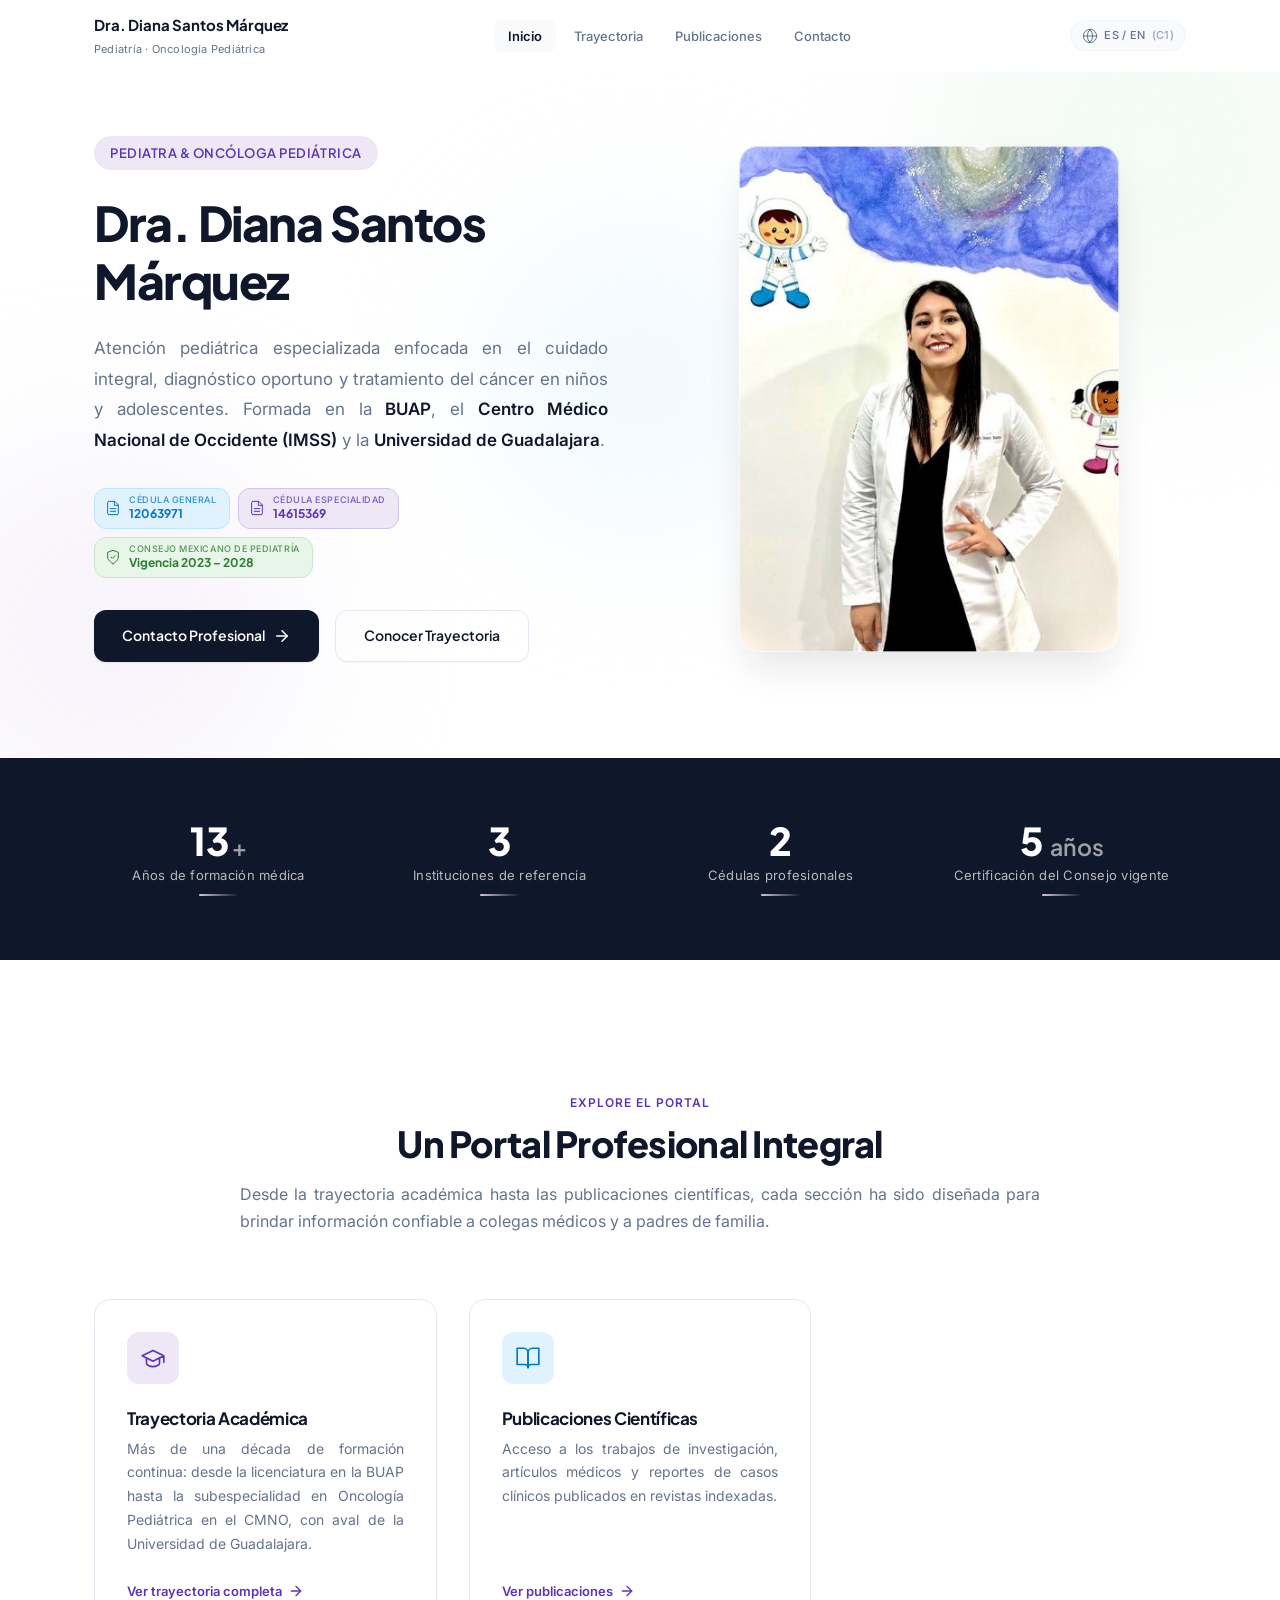
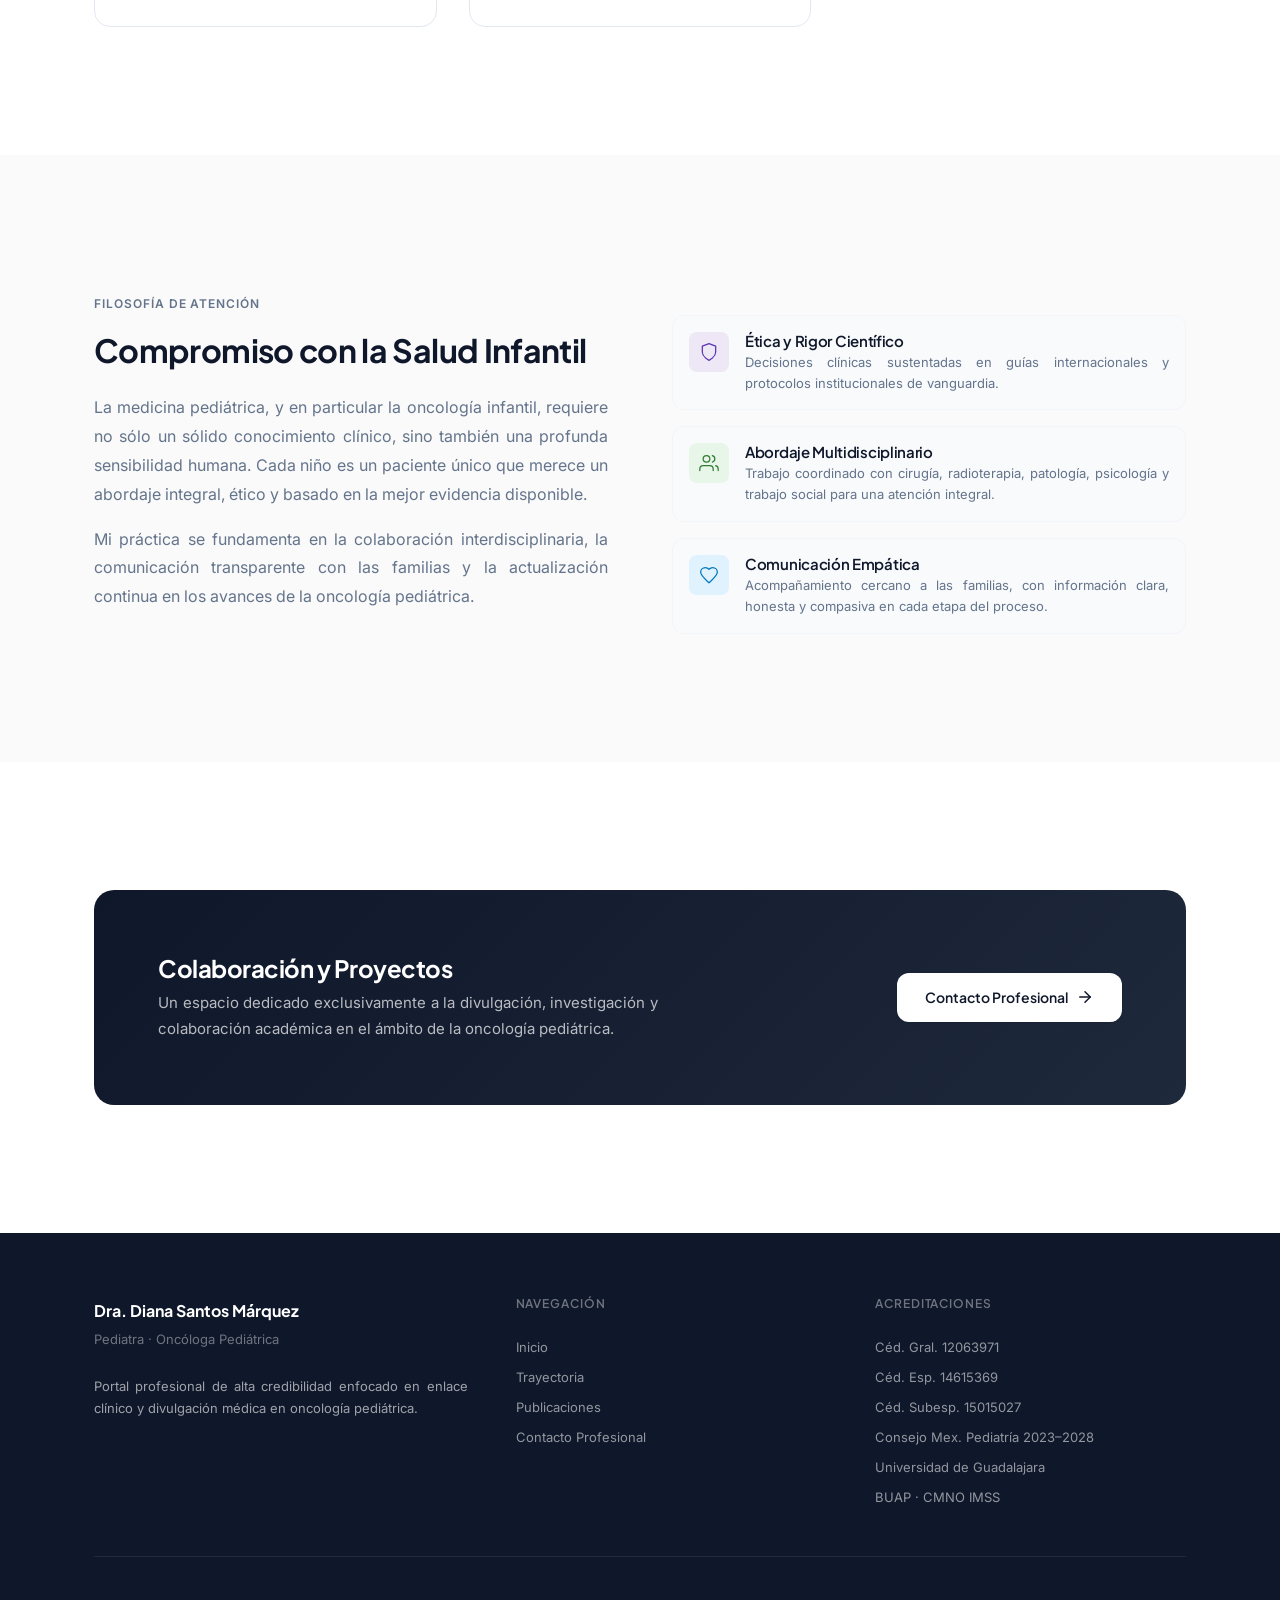
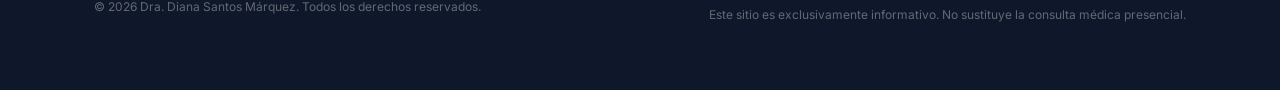
<file: index.html>
<!DOCTYPE html>
<html lang="es">
<head>
  <meta charset="UTF-8">
  <meta name="viewport" content="width=device-width, initial-scale=1.0">
  <title>Dra. Diana Santos Márquez | Pediatra & Oncóloga Pediátrica</title>
  <meta name="description" content="Portal profesional de la Dra. Diana Santos Márquez — Pediatra y Oncóloga Pediátrica. Contacto profesional y publicaciones científicas en oncología pediátrica.">
  <meta name="author" content="Dra. Diana Santos Márquez">
  <meta property="og:title" content="Dra. Diana Santos Márquez | Pediatra & Oncóloga Pediátrica">
  <meta property="og:description" content="Portal profesional — enlace clínico y divulgación en oncología pediátrica.">
  <meta property="og:type" content="website">
  <link rel="preconnect" href="https://fonts.googleapis.com">
  <link rel="preconnect" href="https://fonts.gstatic.com" crossorigin>
  <link href="https://fonts.googleapis.com/css2?family=Inter:wght@400;500;600&family=Plus+Jakarta+Sans:wght@500;600;700;800&display=swap" rel="stylesheet">
  <link href="https://unpkg.com/aos@2.3.1/dist/aos.css" rel="stylesheet">
  <link rel="stylesheet" href="styles.css">
</head>
<body>

  <!-- ══════════ HEADER ══════════ -->
  <header class="site-header" id="site-header">
    <nav class="nav container" aria-label="Navegación principal">
      <div class="nav__brand">
        <a href="index.html" class="nav__logo">
          <span class="nav__name">Dra. Diana Santos Márquez</span>
          <span class="nav__specialty">Pediatría · Oncología Pediátrica</span>
        </a>
      </div>
      <ul class="nav__links" id="nav-links" role="list">
        <li><a href="index.html" class="nav__link" aria-current="page">Inicio</a></li>
        <li><a href="trayectoria.html" class="nav__link">Trayectoria</a></li>
        <li><a href="divulgacion.html" class="nav__link">Publicaciones</a></li>
        <li><a href="contacto.html" class="nav__link">Contacto</a></li>
      </ul>
      <div class="nav__actions">
        <span class="lang-badge" title="Idiomas: Español nativo, Inglés C1">
          <svg width="16" height="16" viewBox="0 0 24 24" fill="none" stroke="currentColor" stroke-width="1.5" stroke-linecap="round" stroke-linejoin="round" aria-hidden="true"><circle cx="12" cy="12" r="10"/><path d="M2 12h20"/><path d="M12 2a15.3 15.3 0 0 1 4 10 15.3 15.3 0 0 1-4 10 15.3 15.3 0 0 1-4-10A15.3 15.3 0 0 1 12 2z"/></svg>
          ES / EN <span class="lang-badge__level">(C1)</span>
        </span>
        <button class="nav__toggle" id="nav-toggle" aria-label="Abrir menú" aria-expanded="false" aria-controls="nav-links">
          <span class="nav__toggle-icon"></span>
        </button>
      </div>
    </nav>
  </header>

  <main>
    <!-- ══════════ HERO ══════════ -->
    <section class="hero" id="hero">
      <div class="hero__decoration" aria-hidden="true">
        <div class="hero__blob hero__blob--mint"></div>
        <div class="hero__blob hero__blob--lavender"></div>
        <div class="hero__blob hero__blob--sky"></div>
      </div>

      <div class="container">
        <div class="hero__grid">
          <div class="hero__text" data-aos="fade-right" data-aos-duration="700">
            <p class="hero__kicker">Pediatra &amp; Oncóloga Pediátrica</p>
            <h1 class="hero__title">Dra. Diana Santos Márquez</h1>
            <p class="hero__subtitle">Atención pediátrica especializada enfocada en el cuidado integral, diagnóstico oportuno y tratamiento del cáncer en niños y adolescentes. Formada en la <strong>BUAP</strong>, el <strong>Centro Médico Nacional de Occidente (IMSS)</strong> y la <strong>Universidad de Guadalajara</strong>.</p>

            <div class="hero__badges">
              <div class="credential-badge credential-badge--sky">
                <svg width="16" height="16" viewBox="0 0 24 24" fill="none" stroke="currentColor" stroke-width="1.5" stroke-linecap="round" stroke-linejoin="round" aria-hidden="true"><path d="M14 2H6a2 2 0 0 0-2 2v16a2 2 0 0 0 2 2h12a2 2 0 0 0 2-2V8z"/><polyline points="14 2 14 8 20 8"/><line x1="16" y1="13" x2="8" y2="13"/><line x1="16" y1="17" x2="8" y2="17"/></svg>
                <div class="credential-badge__text">
                  <span class="credential-badge__label">Cédula General</span>
                  <span class="credential-badge__value">12063971</span>
                </div>
              </div>
              <div class="credential-badge credential-badge--lavender">
                <svg width="16" height="16" viewBox="0 0 24 24" fill="none" stroke="currentColor" stroke-width="1.5" stroke-linecap="round" stroke-linejoin="round" aria-hidden="true"><path d="M14 2H6a2 2 0 0 0-2 2v16a2 2 0 0 0 2 2h12a2 2 0 0 0 2-2V8z"/><polyline points="14 2 14 8 20 8"/><line x1="16" y1="13" x2="8" y2="13"/><line x1="16" y1="17" x2="8" y2="17"/></svg>
                <div class="credential-badge__text">
                  <span class="credential-badge__label">Cédula Especialidad</span>
                  <span class="credential-badge__value">14615369</span>
                </div>
              </div>
              <div class="credential-badge credential-badge--mint">
                <svg width="16" height="16" viewBox="0 0 24 24" fill="none" stroke="currentColor" stroke-width="1.5" stroke-linecap="round" stroke-linejoin="round" aria-hidden="true"><path d="M12 22s8-4 8-10V5l-8-3-8 3v7c0 6 8 10 8 10z"/><polyline points="9 12 11 14 15 10"/></svg>
                <div class="credential-badge__text">
                  <span class="credential-badge__label">Consejo Mexicano de Pediatría</span>
                  <span class="credential-badge__value">Vigencia 2023 – 2028</span>
                </div>
              </div>
            </div>

            <div class="hero__cta-group">
              <a href="contacto.html" class="btn btn--primary">
                Contacto Profesional
                <svg width="18" height="18" viewBox="0 0 24 24" fill="none" stroke="currentColor" stroke-width="2" stroke-linecap="round" stroke-linejoin="round" aria-hidden="true"><line x1="5" y1="12" x2="19" y2="12"/><polyline points="12 5 19 12 12 19"/></svg>
              </a>
              <a href="trayectoria.html" class="btn btn--outline">Conocer Trayectoria</a>
            </div>
          </div>

          <div class="hero__photo-col" data-aos="fade-left" data-aos-duration="700" data-aos-delay="150">
            <div class="photo-frame">
              <div class="photo-frame__accent photo-frame__accent--top"></div>
              <div class="photo-frame__accent photo-frame__accent--bottom"></div>
              <img src="assets/foto-dra.jpeg" alt="Dra. Diana Santos Márquez — Pediatra y Oncóloga Pediátrica">
            </div>
          </div>
        </div>
      </div>
    </section>

    <!-- ══════════ STATS BAR ══════════ -->
    <section class="stats-bar" aria-label="Cifras destacadas">
      <div class="container">
        <div class="stats-bar__grid">
          <div class="stat" data-aos="fade-up" data-aos-delay="0">
            <div class="stat__number">13<span>+</span></div>
            <div class="stat__label">Años de formación médica</div>
            <div class="stat__divider"></div>
          </div>
          <div class="stat" data-aos="fade-up" data-aos-delay="100">
            <div class="stat__number">3</div>
            <div class="stat__label">Instituciones de referencia</div>
            <div class="stat__divider"></div>
          </div>
          <div class="stat" data-aos="fade-up" data-aos-delay="200">
            <div class="stat__number">2</div>
            <div class="stat__label">Cédulas profesionales</div>
            <div class="stat__divider"></div>
          </div>
          <div class="stat" data-aos="fade-up" data-aos-delay="300">
            <div class="stat__number">5<span> años</span></div>
            <div class="stat__label">Certificación del Consejo vigente</div>
            <div class="stat__divider"></div>
          </div>
        </div>
      </div>
    </section>

    <!-- ══════════ SECCIONES PREVIEW ══════════ -->
    <section class="section" id="areas">
      <div class="container">
        <div class="section__header" data-aos="fade-up">
          <p class="section__kicker">Explore el portal</p>
          <h2 class="section__title">Un Portal Profesional Integral</h2>
          <p class="section__description">Desde la trayectoria académica hasta las publicaciones científicas, cada sección ha sido diseñada para brindar información confiable a colegas médicos y a padres de familia.</p>
        </div>

        <div class="preview-grid">
          <a href="trayectoria.html" class="preview-card" data-aos="fade-up" data-aos-delay="0">
            <div class="preview-card__icon preview-card__icon--lavender">
              <svg width="26" height="26" viewBox="0 0 24 24" fill="none" stroke="currentColor" stroke-width="1.5" stroke-linecap="round" stroke-linejoin="round"><path d="M22 10v6M2 10l10-5 10 5-10 5z"/><path d="M6 12v5c0 1.1 2.7 3 6 3s6-1.9 6-3v-5"/></svg>
            </div>
            <h3 class="preview-card__title">Trayectoria Académica</h3>
            <p class="preview-card__text">Más de una década de formación continua: desde la licenciatura en la BUAP hasta la subespecialidad en Oncología Pediátrica en el CMNO, con aval de la Universidad de Guadalajara.</p>
            <span class="preview-card__link">
              Ver trayectoria completa
              <svg width="16" height="16" viewBox="0 0 24 24" fill="none" stroke="currentColor" stroke-width="2" stroke-linecap="round" stroke-linejoin="round"><line x1="5" y1="12" x2="19" y2="12"/><polyline points="12 5 19 12 12 19"/></svg>
            </span>
          </a>

          <a href="divulgacion.html" class="preview-card" data-aos="fade-up" data-aos-delay="200">
            <div class="preview-card__icon preview-card__icon--sky">
              <svg width="26" height="26" viewBox="0 0 24 24" fill="none" stroke="currentColor" stroke-width="1.5" stroke-linecap="round" stroke-linejoin="round"><path d="M2 3h6a4 4 0 0 1 4 4v14a3 3 0 0 0-3-3H2z"/><path d="M22 3h-6a4 4 0 0 0-4 4v14a3 3 0 0 1 3-3h7z"/></svg>
            </div>
            <h3 class="preview-card__title">Publicaciones Científicas</h3>
            <p class="preview-card__text">Acceso a los trabajos de investigación, artículos médicos y reportes de casos clínicos publicados en revistas indexadas.</p>
            <span class="preview-card__link">
              Ver publicaciones
              <svg width="16" height="16" viewBox="0 0 24 24" fill="none" stroke="currentColor" stroke-width="2" stroke-linecap="round" stroke-linejoin="round"><line x1="5" y1="12" x2="19" y2="12"/><polyline points="12 5 19 12 12 19"/></svg>
            </span>
          </a>
        </div>
      </div>
    </section>

    <!-- ══════════ COMPROMISO PROFESIONAL ══════════ -->
    <section class="section section--alt">
      <div class="container">
        <div class="commitment">
          <div class="commitment__text" data-aos="fade-right" data-aos-duration="600">
            <p class="section__kicker">Filosofía de Atención</p>
            <h2>Compromiso con la Salud Infantil</h2>
            <p>La medicina pediátrica, y en particular la oncología infantil, requiere no sólo un sólido conocimiento clínico, sino también una profunda sensibilidad humana. Cada niño es un paciente único que merece un abordaje integral, ético y basado en la mejor evidencia disponible.</p>
            <p>Mi práctica se fundamenta en la colaboración interdisciplinaria, la comunicación transparente con las familias y la actualización continua en los avances de la oncología pediátrica.</p>
          </div>
          <div class="commitment__list" data-aos="fade-left" data-aos-duration="600" data-aos-delay="100">
            <div class="commitment__item">
              <div class="commitment__item-icon" style="background:var(--color-lavender);color:var(--color-lavender-text)">
                <svg width="20" height="20" viewBox="0 0 24 24" fill="none" stroke="currentColor" stroke-width="1.5" stroke-linecap="round" stroke-linejoin="round"><path d="M12 22s8-4 8-10V5l-8-3-8 3v7c0 6 8 10 8 10z"/></svg>
              </div>
              <div>
                <h4>Ética y Rigor Científico</h4>
                <p>Decisiones clínicas sustentadas en guías internacionales y protocolos institucionales de vanguardia.</p>
              </div>
            </div>
            <div class="commitment__item">
              <div class="commitment__item-icon" style="background:var(--color-mint);color:var(--color-mint-text)">
                <svg width="20" height="20" viewBox="0 0 24 24" fill="none" stroke="currentColor" stroke-width="1.5" stroke-linecap="round" stroke-linejoin="round"><path d="M17 21v-2a4 4 0 0 0-4-4H5a4 4 0 0 0-4 4v2"/><circle cx="9" cy="7" r="4"/><path d="M23 21v-2a4 4 0 0 0-3-3.87"/><path d="M16 3.13a4 4 0 0 1 0 7.75"/></svg>
              </div>
              <div>
                <h4>Abordaje Multidisciplinario</h4>
                <p>Trabajo coordinado con cirugía, radioterapia, patología, psicología y trabajo social para una atención integral.</p>
              </div>
            </div>
            <div class="commitment__item">
              <div class="commitment__item-icon" style="background:var(--color-sky);color:var(--color-sky-text)">
                <svg width="20" height="20" viewBox="0 0 24 24" fill="none" stroke="currentColor" stroke-width="1.5" stroke-linecap="round" stroke-linejoin="round"><path d="M12 21.35l-1.45-1.32C5.4 15.36 2 12.28 2 8.5 2 5.42 4.42 3 7.5 3c1.74 0 3.41.81 4.5 2.09C13.09 3.81 14.76 3 16.5 3 19.58 3 22 5.42 22 8.5c0 3.78-3.4 6.86-8.55 11.54L12 21.35z"/></svg>
              </div>
              <div>
                <h4>Comunicación Empática</h4>
                <p>Acompañamiento cercano a las familias, con información clara, honesta y compasiva en cada etapa del proceso.</p>
              </div>
            </div>
          </div>
        </div>
      </div>
    </section>

    <!-- ══════════ CTA BANNER ══════════ -->
    <section class="section">
      <div class="container">
        <div class="cta-banner" data-aos="fade-up" data-aos-duration="600">
          <div class="cta-banner__text">
            <h3>Colaboración y Proyectos</h3>
            <p>Un espacio dedicado exclusivamente a la divulgación, investigación y colaboración académica en el ámbito de la oncología pediátrica.</p>
          </div>
          <a href="contacto.html" class="btn btn--primary">
            Contacto Profesional
            <svg width="18" height="18" viewBox="0 0 24 24" fill="none" stroke="currentColor" stroke-width="2" stroke-linecap="round" stroke-linejoin="round" aria-hidden="true"><line x1="5" y1="12" x2="19" y2="12"/><polyline points="12 5 19 12 12 19"/></svg>
          </a>
        </div>
      </div>
    </section>
  </main>

  <!-- ══════════ FOOTER ══════════ -->
  <footer class="site-footer">
    <div class="container">
      <div class="footer__grid">
        <div>
          <span class="footer__name">Dra. Diana Santos Márquez</span>
          <span class="footer__specialty">Pediatra · Oncóloga Pediátrica</span>
          <p class="footer__bio">Portal profesional de alta credibilidad enfocado en enlace clínico y divulgación médica en oncología pediátrica.</p>
        </div>
        <div>
          <h4 class="footer__col-title">Navegación</h4>
          <div class="footer__links">
            <a href="index.html" class="footer__link">Inicio</a>
            <a href="trayectoria.html" class="footer__link">Trayectoria</a>
            <a href="divulgacion.html" class="footer__link">Publicaciones</a>
            <a href="contacto.html" class="footer__link">Contacto Profesional</a>
          </div>
        </div>
        <div>
          <h4 class="footer__col-title">Acreditaciones</h4>
          <div class="footer__links">
            <span class="footer__link">Céd. Gral. 12063971</span>
            <span class="footer__link">Céd. Esp. 14615369</span>
            <span class="footer__link">Céd. Subesp. 15015027</span>
            <span class="footer__link">Consejo Mex. Pediatría 2023–2028</span>
            <span class="footer__link">Universidad de Guadalajara</span>
            <span class="footer__link">BUAP · CMNO IMSS</span>
          </div>
        </div>
      </div>
      <div class="footer__bottom">
        <p>&copy; <span id="current-year"></span> Dra. Diana Santos Márquez. Todos los derechos reservados.</p>
        <p>Este sitio es exclusivamente informativo. No sustituye la consulta médica presencial.</p>
      </div>
    </div>
  </footer>

  <script src="https://unpkg.com/aos@2.3.1/dist/aos.js"></script>
  <script src="script.js"></script>
</body>
</html>
</file>
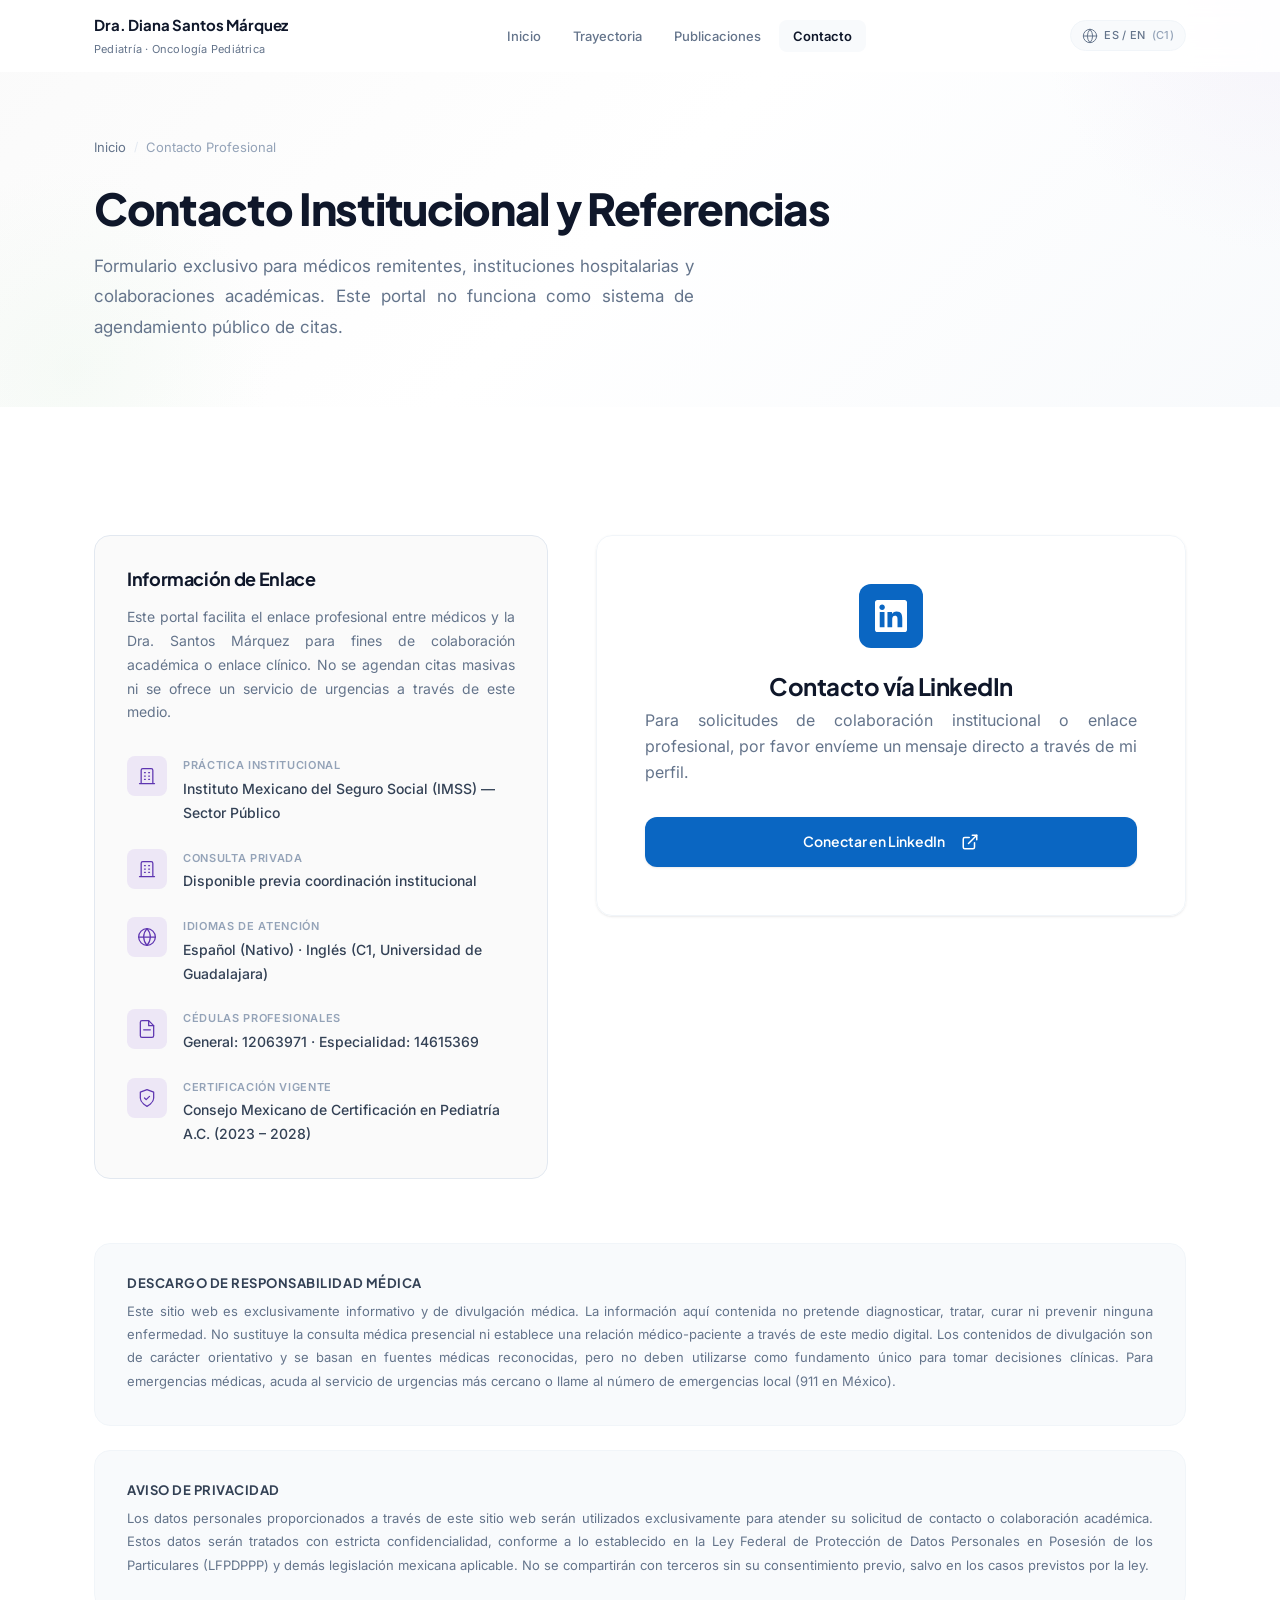
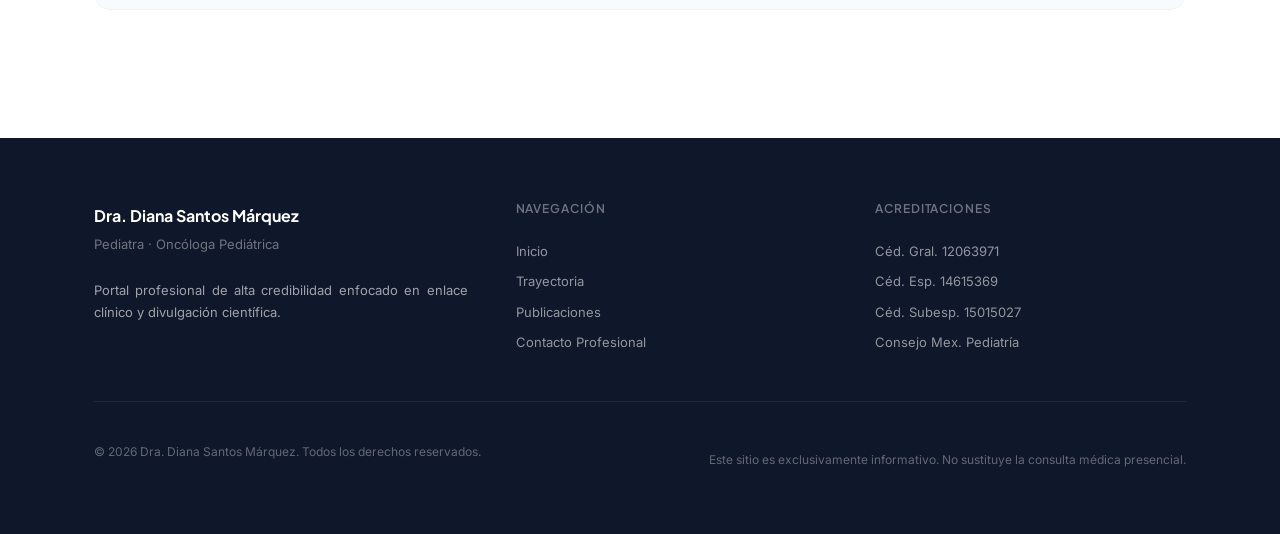
<file: contacto.html>
<!DOCTYPE html>
<html lang="es">
<head>
  <meta charset="UTF-8">
  <meta name="viewport" content="width=device-width, initial-scale=1.0">
  <title>Contacto Profesional | Dra. Diana Santos Márquez</title>
  <meta name="description" content="Contacto profesional y colaboraciones académicas con la Dra. Diana Santos Márquez, Oncóloga Pediátrica.">
  <link rel="preconnect" href="https://fonts.googleapis.com">
  <link rel="preconnect" href="https://fonts.gstatic.com" crossorigin>
  <link href="https://fonts.googleapis.com/css2?family=Inter:wght@400;500;600&family=Plus+Jakarta+Sans:wght@500;600;700;800&display=swap" rel="stylesheet">
  <link href="https://unpkg.com/aos@2.3.1/dist/aos.css" rel="stylesheet">
  <link rel="stylesheet" href="styles.css">
</head>
<body>

  <!-- ══════════ HEADER ══════════ -->
  <header class="site-header" id="site-header">
    <nav class="nav container" aria-label="Navegación principal">
      <div class="nav__brand"><a href="index.html" class="nav__logo"><span class="nav__name">Dra. Diana Santos Márquez</span><span class="nav__specialty">Pediatría · Oncología Pediátrica</span></a></div>
      <ul class="nav__links" id="nav-links" role="list">
        <li><a href="index.html" class="nav__link">Inicio</a></li>
        <li><a href="trayectoria.html" class="nav__link">Trayectoria</a></li>
        <li><a href="divulgacion.html" class="nav__link">Publicaciones</a></li>
        <li><a href="contacto.html" class="nav__link" aria-current="page">Contacto</a></li>
      </ul>
      <div class="nav__actions">
        <span class="lang-badge" title="Español nativo, Inglés C1"><svg width="16" height="16" viewBox="0 0 24 24" fill="none" stroke="currentColor" stroke-width="1.5" stroke-linecap="round" stroke-linejoin="round" aria-hidden="true"><circle cx="12" cy="12" r="10"/><path d="M2 12h20"/><path d="M12 2a15.3 15.3 0 0 1 4 10 15.3 15.3 0 0 1-4 10 15.3 15.3 0 0 1-4-10A15.3 15.3 0 0 1 12 2z"/></svg> ES / EN <span class="lang-badge__level">(C1)</span></span>
        <button class="nav__toggle" id="nav-toggle" aria-label="Abrir menú" aria-expanded="false" aria-controls="nav-links"><span class="nav__toggle-icon"></span></button>
      </div>
    </nav>
  </header>

  <main>
    <!-- ══════════ PAGE BANNER ══════════ -->
    <section class="page-banner">
      <div class="container page-banner__content">
        <nav class="breadcrumb" aria-label="Ruta" data-aos="fade-right" data-aos-duration="400">
          <a href="index.html">Inicio</a><span class="breadcrumb__sep" aria-hidden="true">/</span><span aria-current="page">Contacto Profesional</span>
        </nav>
        <h1 class="page-banner__title" data-aos="fade-up" data-aos-duration="600">Contacto Institucional y Referencias</h1>
        <p class="page-banner__description" data-aos="fade-up" data-aos-duration="600" data-aos-delay="100">Formulario exclusivo para médicos remitentes, instituciones hospitalarias y colaboraciones académicas. Este portal no funciona como sistema de agendamiento público de citas.</p>
      </div>
    </section>

    <!-- ══════════ CONTACT SECTION ══════════ -->
    <section class="section">
      <div class="container">
        <div class="contact-layout">
          <div class="contact-info" data-aos="fade-right" data-aos-duration="600">
            <div class="contact-info__card">
              <h3 class="contact-info__title">Información de Enlace</h3>
              <p class="contact-info__text">Este portal facilita el enlace profesional entre médicos y la Dra. Santos Márquez para fines de colaboración académica o enlace clínico. No se agendan citas masivas ni se ofrece un servicio de urgencias a través de este medio.</p>

              <div class="contact-info__items">
                <div class="contact-info__item">
                  <div class="contact-info__icon">
                    <svg width="20" height="20" viewBox="0 0 24 24" fill="none" stroke="currentColor" stroke-width="1.5" stroke-linecap="round" stroke-linejoin="round"><path d="M3 21h18M9 8h1M9 12h1M9 16h1M14 8h1M14 12h1M14 16h1M5 21V5a2 2 0 0 1 2-2h10a2 2 0 0 1 2 2v16"/></svg>
                  </div>
                  <div>
                    <span class="contact-info__label">Práctica Institucional</span>
                    <span class="contact-info__value">Instituto Mexicano del Seguro Social (IMSS) — Sector Público</span>
                  </div>
                </div>
                <div class="contact-info__item">
                  <div class="contact-info__icon">
                    <svg width="20" height="20" viewBox="0 0 24 24" fill="none" stroke="currentColor" stroke-width="1.5" stroke-linecap="round" stroke-linejoin="round"><path d="M3 21h18M9 8h1M9 12h1M9 16h1M14 8h1M14 12h1M14 16h1M5 21V5a2 2 0 0 1 2-2h10a2 2 0 0 1 2 2v16"/></svg>
                  </div>
                  <div>
                    <span class="contact-info__label">Consulta Privada</span>
                    <span class="contact-info__value">Disponible previa coordinación institucional</span>
                  </div>
                </div>
                <div class="contact-info__item">
                  <div class="contact-info__icon">
                    <svg width="20" height="20" viewBox="0 0 24 24" fill="none" stroke="currentColor" stroke-width="1.5" stroke-linecap="round" stroke-linejoin="round"><circle cx="12" cy="12" r="10"/><path d="M2 12h20"/><path d="M12 2a15.3 15.3 0 0 1 4 10 15.3 15.3 0 0 1-4 10 15.3 15.3 0 0 1-4-10A15.3 15.3 0 0 1 12 2z"/></svg>
                  </div>
                  <div>
                    <span class="contact-info__label">Idiomas de Atención</span>
                    <span class="contact-info__value">Español (Nativo) · Inglés (C1, Universidad de Guadalajara)</span>
                  </div>
                </div>
                <div class="contact-info__item">
                  <div class="contact-info__icon">
                    <svg width="20" height="20" viewBox="0 0 24 24" fill="none" stroke="currentColor" stroke-width="1.5" stroke-linecap="round" stroke-linejoin="round"><path d="M14 2H6a2 2 0 0 0-2 2v16a2 2 0 0 0 2 2h12a2 2 0 0 0 2-2V8z"/><polyline points="14 2 14 8 20 8"/><line x1="16" y1="13" x2="8" y2="13"/></svg>
                  </div>
                  <div>
                    <span class="contact-info__label">Cédulas Profesionales</span>
                    <span class="contact-info__value">General: 12063971 · Especialidad: 14615369</span>
                  </div>
                </div>
                <div class="contact-info__item">
                  <div class="contact-info__icon">
                    <svg width="20" height="20" viewBox="0 0 24 24" fill="none" stroke="currentColor" stroke-width="1.5" stroke-linecap="round" stroke-linejoin="round"><path d="M12 22s8-4 8-10V5l-8-3-8 3v7c0 6 8 10 8 10z"/><polyline points="9 12 11 14 15 10"/></svg>
                  </div>
                  <div>
                    <span class="contact-info__label">Certificación Vigente</span>
                    <span class="contact-info__value">Consejo Mexicano de Certificación en Pediatría A.C. (2023 – 2028)</span>
                  </div>
                </div>
              </div>
            </div>
          </div>

          <div data-aos="fade-left" data-aos-duration="600" data-aos-delay="100">
            <div class="linkedin-contact" style="background:var(--color-surface);border:1px solid var(--color-border-light);padding:var(--space-2xl);border-radius:var(--radius-xl);text-align:center;box-shadow:var(--shadow-sm)">
              <div style="width:64px;height:64px;background:#0A66C2;color:white;border-radius:12px;display:flex;align-items:center;justify-content:center;margin:0 auto var(--space-lg)">
                <svg width="32" height="32" viewBox="0 0 24 24" fill="currentColor"><path d="M20.447 20.452h-3.554v-5.569c0-1.328-.027-3.037-1.852-3.037-1.853 0-2.136 1.445-2.136 2.939v5.667H9.351V9h3.414v1.561h.046c.477-.9 1.637-1.85 3.37-1.85 3.601 0 4.267 2.37 4.267 5.455v6.286zM5.337 7.433c-1.144 0-2.063-.926-2.063-2.065 0-1.138.92-2.063 2.063-2.063 1.14 0 2.064.925 2.064 2.063 0 1.139-.925 2.065-2.064 2.065zm1.782 13.019H3.555V9h3.564v11.452zM22.225 0H1.771C.792 0 0 .774 0 1.729v20.542C0 23.227.792 24 1.771 24h20.451C23.2 24 24 23.227 24 22.271V1.729C24 .774 23.2 0 22.222 0h.003z"/></svg>
              </div>
              <h3 style="font-size:1.5rem;font-weight:700;margin-bottom:var(--space-sm);color:var(--color-text-primary)">Contacto vía LinkedIn</h3>
              <p style="font-size:1rem;color:var(--color-text-tertiary);margin-bottom:var(--space-xl);line-height:1.6">Para solicitudes de colaboración institucional o enlace profesional, por favor envíeme un mensaje directo a través de mi perfil.</p>
              <a href="https://www.linkedin.com/in/diana-santos-márquez-60b800282/" target="_blank" rel="noopener noreferrer" class="btn btn--primary" style="display:inline-flex;width:100%;justify-content:center;background:#0A66C2;color:white;border-color:#0A66C2">
                Conectar en LinkedIn
                <svg width="18" height="18" viewBox="0 0 24 24" fill="none" stroke="currentColor" stroke-width="2" stroke-linecap="round" stroke-linejoin="round" style="margin-left:8px"><path d="M18 13v6a2 2 0 0 1-2 2H5a2 2 0 0 1-2-2V8a2 2 0 0 1 2-2h6"/><polyline points="15 3 21 3 21 9"/><line x1="10" y1="14" x2="21" y2="3"/></svg>
              </a>
            </div>
          </div>
        </div>

        <!-- Legal Section -->
        <div class="legal-section" data-aos="fade-up">
          <div class="legal-box">
            <h4 class="legal-box__title">Descargo de Responsabilidad Médica</h4>
            <p>Este sitio web es exclusivamente informativo y de divulgación médica. La información aquí contenida no pretende diagnosticar, tratar, curar ni prevenir ninguna enfermedad. No sustituye la consulta médica presencial ni establece una relación médico-paciente a través de este medio digital. Los contenidos de divulgación son de carácter orientativo y se basan en fuentes médicas reconocidas, pero no deben utilizarse como fundamento único para tomar decisiones clínicas. Para emergencias médicas, acuda al servicio de urgencias más cercano o llame al número de emergencias local (911 en México).</p>
          </div>
          <div class="legal-box">
            <h4 class="legal-box__title">Aviso de Privacidad</h4>
            <p>Los datos personales proporcionados a través de este sitio web serán utilizados exclusivamente para atender su solicitud de contacto o colaboración académica. Estos datos serán tratados con estricta confidencialidad, conforme a lo establecido en la Ley Federal de Protección de Datos Personales en Posesión de los Particulares (LFPDPPP) y demás legislación mexicana aplicable. No se compartirán con terceros sin su consentimiento previo, salvo en los casos previstos por la ley.</p>
          </div>
        </div>
      </div>
    </section>
  </main>

  <!-- ══════════ FOOTER ══════════ -->
  <footer class="site-footer">
    <div class="container">
      <div class="footer__grid">
        <div><span class="footer__name">Dra. Diana Santos Márquez</span><span class="footer__specialty">Pediatra · Oncóloga Pediátrica</span><p class="footer__bio">Portal profesional de alta credibilidad enfocado en enlace clínico y divulgación científica.</p></div>
        <div><h4 class="footer__col-title">Navegación</h4><div class="footer__links"><a href="index.html" class="footer__link">Inicio</a><a href="trayectoria.html" class="footer__link">Trayectoria</a><a href="divulgacion.html" class="footer__link">Publicaciones</a><a href="contacto.html" class="footer__link">Contacto Profesional</a></div></div>
        <div><h4 class="footer__col-title">Acreditaciones</h4><div class="footer__links"><span class="footer__link">Céd. Gral. 12063971</span><span class="footer__link">Céd. Esp. 14615369</span><span class="footer__link">Céd. Subesp. 15015027</span><span class="footer__link">Consejo Mex. Pediatría</span></div></div>
      </div>
      <div class="footer__bottom"><p>&copy; <span id="current-year"></span> Dra. Diana Santos Márquez. Todos los derechos reservados.</p><p>Este sitio es exclusivamente informativo. No sustituye la consulta médica presencial.</p></div>
    </div>
  </footer>
  <script src="https://unpkg.com/aos@2.3.1/dist/aos.js"></script>
  <script src="script.js"></script>
</body>
</html>
</file>
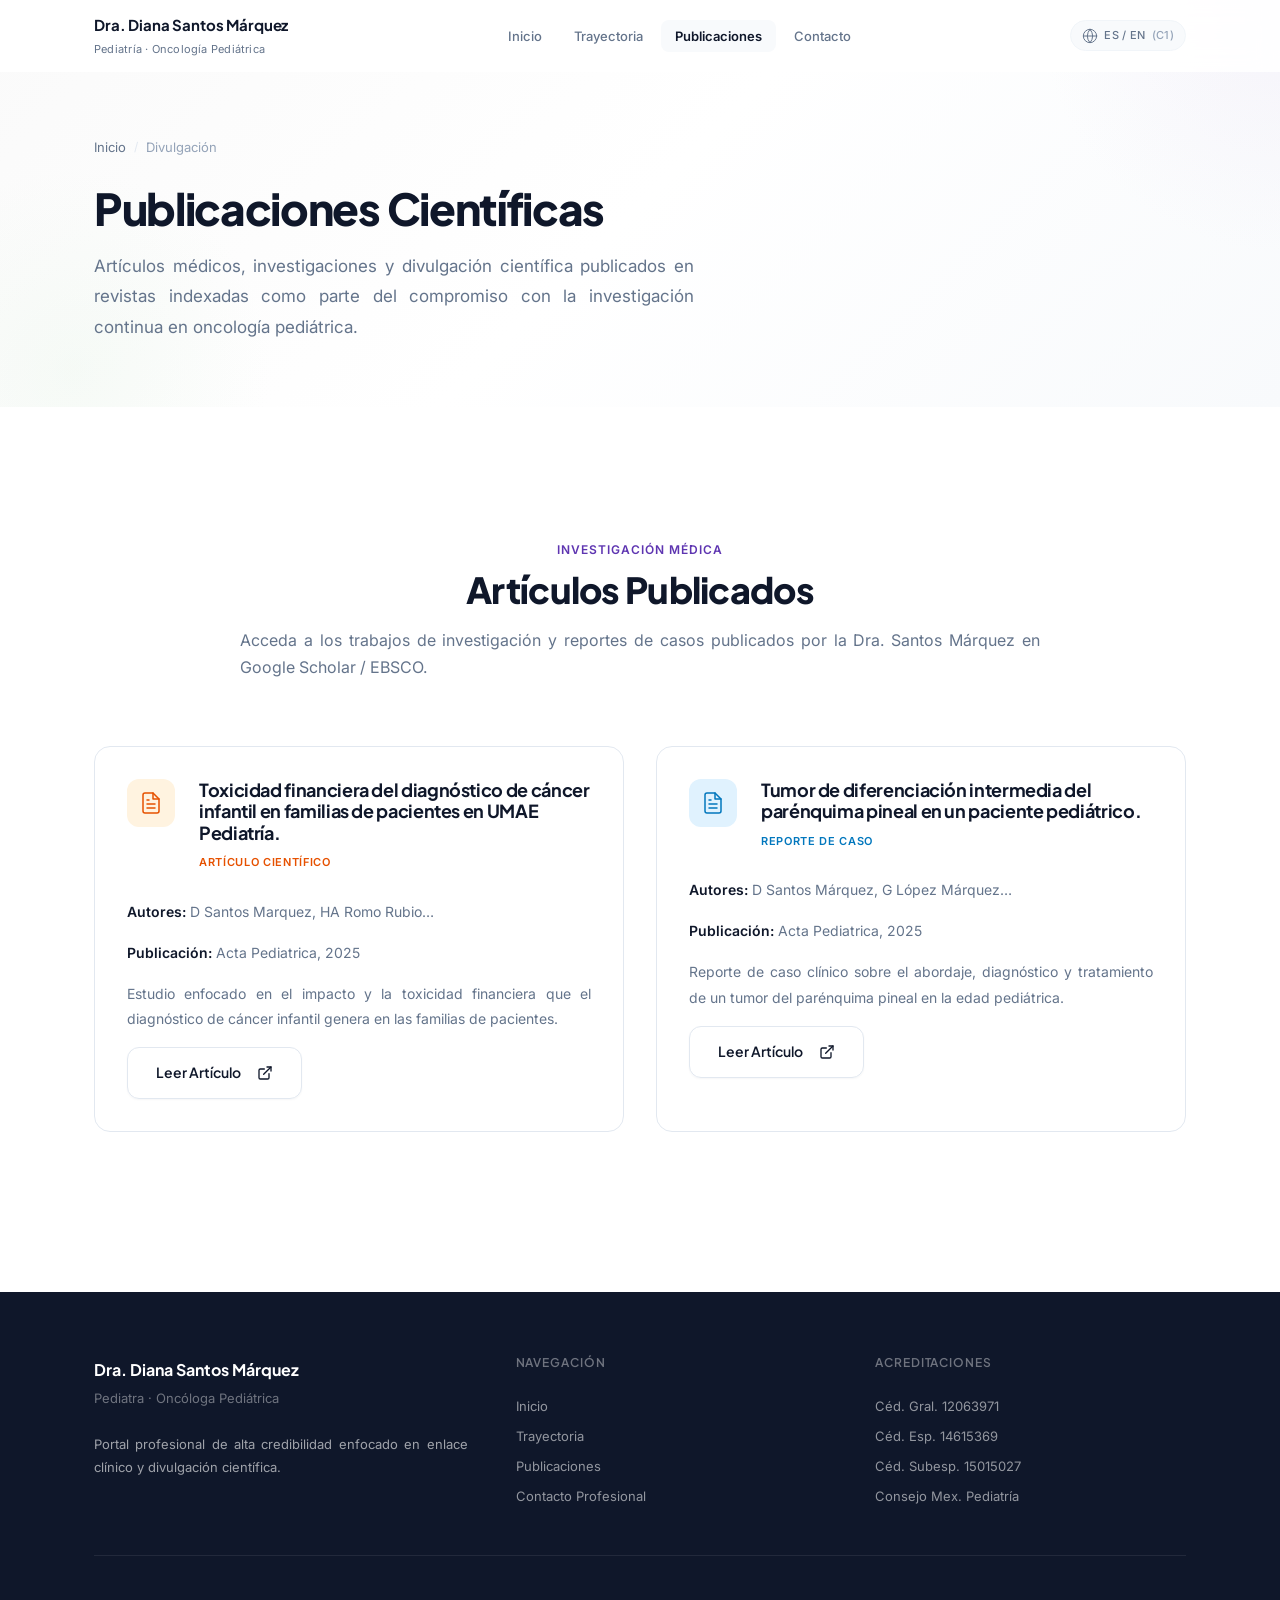
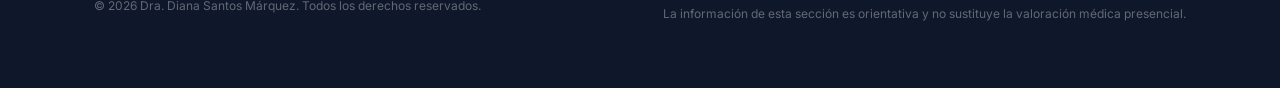
<file: divulgacion.html>
<!DOCTYPE html>
<html lang="es">
<head>
  <meta charset="UTF-8">
  <meta name="viewport" content="width=device-width, initial-scale=1.0">
  <title>Publicaciones Científicas | Dra. Diana Santos Márquez</title>
  <meta name="description" content="Recursos preventivos y de divulgación médica sobre signos de alarma de cáncer infantil, diagnóstico oportuno y cuándo solicitar una valoración oncológica pediátrica.">
  <link rel="preconnect" href="https://fonts.googleapis.com">
  <link rel="preconnect" href="https://fonts.gstatic.com" crossorigin>
  <link href="https://fonts.googleapis.com/css2?family=Inter:wght@400;500;600&family=Plus+Jakarta+Sans:wght@500;600;700;800&display=swap" rel="stylesheet">
  <link href="https://unpkg.com/aos@2.3.1/dist/aos.css" rel="stylesheet">
  <link rel="stylesheet" href="styles.css">
</head>
<body>

  <!-- ══════════ HEADER ══════════ -->
  <header class="site-header" id="site-header">
    <nav class="nav container" aria-label="Navegación principal">
      <div class="nav__brand"><a href="index.html" class="nav__logo"><span class="nav__name">Dra. Diana Santos Márquez</span><span class="nav__specialty">Pediatría · Oncología Pediátrica</span></a></div>
      <ul class="nav__links" id="nav-links" role="list">
        <li><a href="index.html" class="nav__link">Inicio</a></li>
        <li><a href="trayectoria.html" class="nav__link">Trayectoria</a></li>
        <li><a href="divulgacion.html" class="nav__link" aria-current="page">Publicaciones</a></li>
        <li><a href="contacto.html" class="nav__link">Contacto</a></li>
      </ul>
      <div class="nav__actions">
        <span class="lang-badge" title="Español nativo, Inglés C1"><svg width="16" height="16" viewBox="0 0 24 24" fill="none" stroke="currentColor" stroke-width="1.5" stroke-linecap="round" stroke-linejoin="round" aria-hidden="true"><circle cx="12" cy="12" r="10"/><path d="M2 12h20"/><path d="M12 2a15.3 15.3 0 0 1 4 10 15.3 15.3 0 0 1-4 10 15.3 15.3 0 0 1-4-10A15.3 15.3 0 0 1 12 2z"/></svg> ES / EN <span class="lang-badge__level">(C1)</span></span>
        <button class="nav__toggle" id="nav-toggle" aria-label="Abrir menú" aria-expanded="false" aria-controls="nav-links"><span class="nav__toggle-icon"></span></button>
      </div>
    </nav>
  </header>

    <main>
    <!-- ══════════ PAGE BANNER ══════════ -->
    <section class="page-banner">
      <div class="container page-banner__content">
        <nav class="breadcrumb" aria-label="Ruta" data-aos="fade-right" data-aos-duration="400">
          <a href="index.html">Inicio</a><span class="breadcrumb__sep" aria-hidden="true">/</span><span aria-current="page">Divulgación</span>
        </nav>
        <h1 class="page-banner__title" data-aos="fade-up" data-aos-duration="600">Publicaciones Científicas</h1>
        <p class="page-banner__description" data-aos="fade-up" data-aos-duration="600" data-aos-delay="100">Artículos médicos, investigaciones y divulgación científica publicados en revistas indexadas como parte del compromiso con la investigación continua en oncología pediátrica.</p>
      </div>
    </section>

    <!-- ══════════ PUBLICACIONES ══════════ -->
    <section class="section">
      <div class="container">
        <div class="section__header" data-aos="fade-up">
          <p class="section__kicker">Investigación Médica</p>
          <h2 class="section__title">Artículos Publicados</h2>
          <p class="section__description">Acceda a los trabajos de investigación y reportes de casos publicados por la Dra. Santos Márquez en Google Scholar / EBSCO.</p>
        </div>

        <div class="info-cards-grid" style="margin-bottom:var(--space-xl)">
          <!-- Artículo 1 -->
          <article class="article-card" data-aos="fade-up" data-aos-delay="0">
            <div class="article-card__header">
              <div class="article-card__icon" style="background:var(--color-peach);color:var(--color-peach-text)">
                <svg width="24" height="24" viewBox="0 0 24 24" fill="none" stroke="currentColor" stroke-width="1.5" stroke-linecap="round" stroke-linejoin="round"><path d="M14 2H6a2 2 0 0 0-2 2v16a2 2 0 0 0 2 2h12a2 2 0 0 0 2-2V8z"/><polyline points="14 2 14 8 20 8"/><line x1="16" y1="13" x2="8" y2="13"/><line x1="16" y1="17" x2="8" y2="17"/><polyline points="10 9 9 9 8 9"/></svg>
              </div>
              <div class="article-card__header-text">
                <h3 style="font-size:1.125rem">Toxicidad financiera del diagnóstico de cáncer infantil en familias de pacientes en UMAE Pediatría.</h3>
                <span class="article-card__category" style="color:var(--color-peach-text)">Artículo Científico</span>
              </div>
            </div>
            <div class="article-card__body">
              <p><strong>Autores:</strong> D Santos Marquez, HA Romo Rubio…</p>
              <p><strong>Publicación:</strong> Acta Pediatrica, 2025</p>
              <p>Estudio enfocado en el impacto y la toxicidad financiera que el diagnóstico de cáncer infantil genera en las familias de pacientes.</p>
              <a href="https://openurl.ebsco.com/viewer?sid=ebsco%3Aplink%3Acrawler-gcd&id=ebsco%3Agcd%3A186821880&crl=c&jrnl=01862391&link_origin=google.com" target="_blank" rel="noopener noreferrer" class="btn btn--outline" style="margin-top:var(--space-md);display:inline-flex">
                Leer Artículo
                <svg width="16" height="16" viewBox="0 0 24 24" fill="none" stroke="currentColor" stroke-width="2" stroke-linecap="round" stroke-linejoin="round" style="margin-left:8px"><path d="M18 13v6a2 2 0 0 1-2 2H5a2 2 0 0 1-2-2V8a2 2 0 0 1 2-2h6"/><polyline points="15 3 21 3 21 9"/><line x1="10" y1="14" x2="21" y2="3"/></svg>
              </a>
            </div>
          </article>

          <!-- Artículo 2 -->
          <article class="article-card" data-aos="fade-up" data-aos-delay="100">
            <div class="article-card__header">
              <div class="article-card__icon" style="background:var(--color-sky);color:var(--color-sky-text)">
                <svg width="24" height="24" viewBox="0 0 24 24" fill="none" stroke="currentColor" stroke-width="1.5" stroke-linecap="round" stroke-linejoin="round"><path d="M14 2H6a2 2 0 0 0-2 2v16a2 2 0 0 0 2 2h12a2 2 0 0 0 2-2V8z"/><polyline points="14 2 14 8 20 8"/><line x1="16" y1="13" x2="8" y2="13"/><line x1="16" y1="17" x2="8" y2="17"/><polyline points="10 9 9 9 8 9"/></svg>
              </div>
              <div class="article-card__header-text">
                <h3 style="font-size:1.125rem">Tumor de diferenciación intermedia del parénquima pineal en un paciente pediátrico.</h3>
                <span class="article-card__category" style="color:var(--color-sky-text)">Reporte de Caso</span>
              </div>
            </div>
            <div class="article-card__body">
              <p><strong>Autores:</strong> D Santos Márquez, G López Márquez…</p>
              <p><strong>Publicación:</strong> Acta Pediatrica, 2025</p>
              <p>Reporte de caso clínico sobre el abordaje, diagnóstico y tratamiento de un tumor del parénquima pineal en la edad pediátrica.</p>
              <a href="https://openurl.ebsco.com/viewer?sid=ebsco%3Aplink%3Acrawler-gcd&id=ebsco%3Agcd%3A186821893&crl=c&jrnl=01862391&link_origin=google.com" target="_blank" rel="noopener noreferrer" class="btn btn--outline" style="margin-top:var(--space-md);display:inline-flex">
                Leer Artículo
                <svg width="16" height="16" viewBox="0 0 24 24" fill="none" stroke="currentColor" stroke-width="2" stroke-linecap="round" stroke-linejoin="round" style="margin-left:8px"><path d="M18 13v6a2 2 0 0 1-2 2H5a2 2 0 0 1-2-2V8a2 2 0 0 1 2-2h6"/><polyline points="15 3 21 3 21 9"/><line x1="10" y1="14" x2="21" y2="3"/></svg>
              </a>
            </div>
          </article>
        </div>
      </div>
    </section>
  </main>

  <!-- ══════════ FOOTER ══════════ -->
  <footer class="site-footer">
    <div class="container">
      <div class="footer__grid">
        <div><span class="footer__name">Dra. Diana Santos Márquez</span><span class="footer__specialty">Pediatra · Oncóloga Pediátrica</span><p class="footer__bio">Portal profesional de alta credibilidad enfocado en enlace clínico y divulgación científica.</p></div>
        <div><h4 class="footer__col-title">Navegación</h4><div class="footer__links"><a href="index.html" class="footer__link">Inicio</a><a href="trayectoria.html" class="footer__link">Trayectoria</a><a href="divulgacion.html" class="footer__link">Publicaciones</a><a href="contacto.html" class="footer__link">Contacto Profesional</a></div></div>
        <div><h4 class="footer__col-title">Acreditaciones</h4><div class="footer__links"><span class="footer__link">Céd. Gral. 12063971</span><span class="footer__link">Céd. Esp. 14615369</span><span class="footer__link">Céd. Subesp. 15015027</span><span class="footer__link">Consejo Mex. Pediatría</span></div></div>
      </div>
      <div class="footer__bottom"><p>&copy; <span id="current-year"></span> Dra. Diana Santos Márquez. Todos los derechos reservados.</p><p>La información de esta sección es orientativa y no sustituye la valoración médica presencial.</p></div>
    </div>
  </footer>
  <script src="https://unpkg.com/aos@2.3.1/dist/aos.js"></script>
  <script src="script.js"></script>
</body>
</html>
</file>
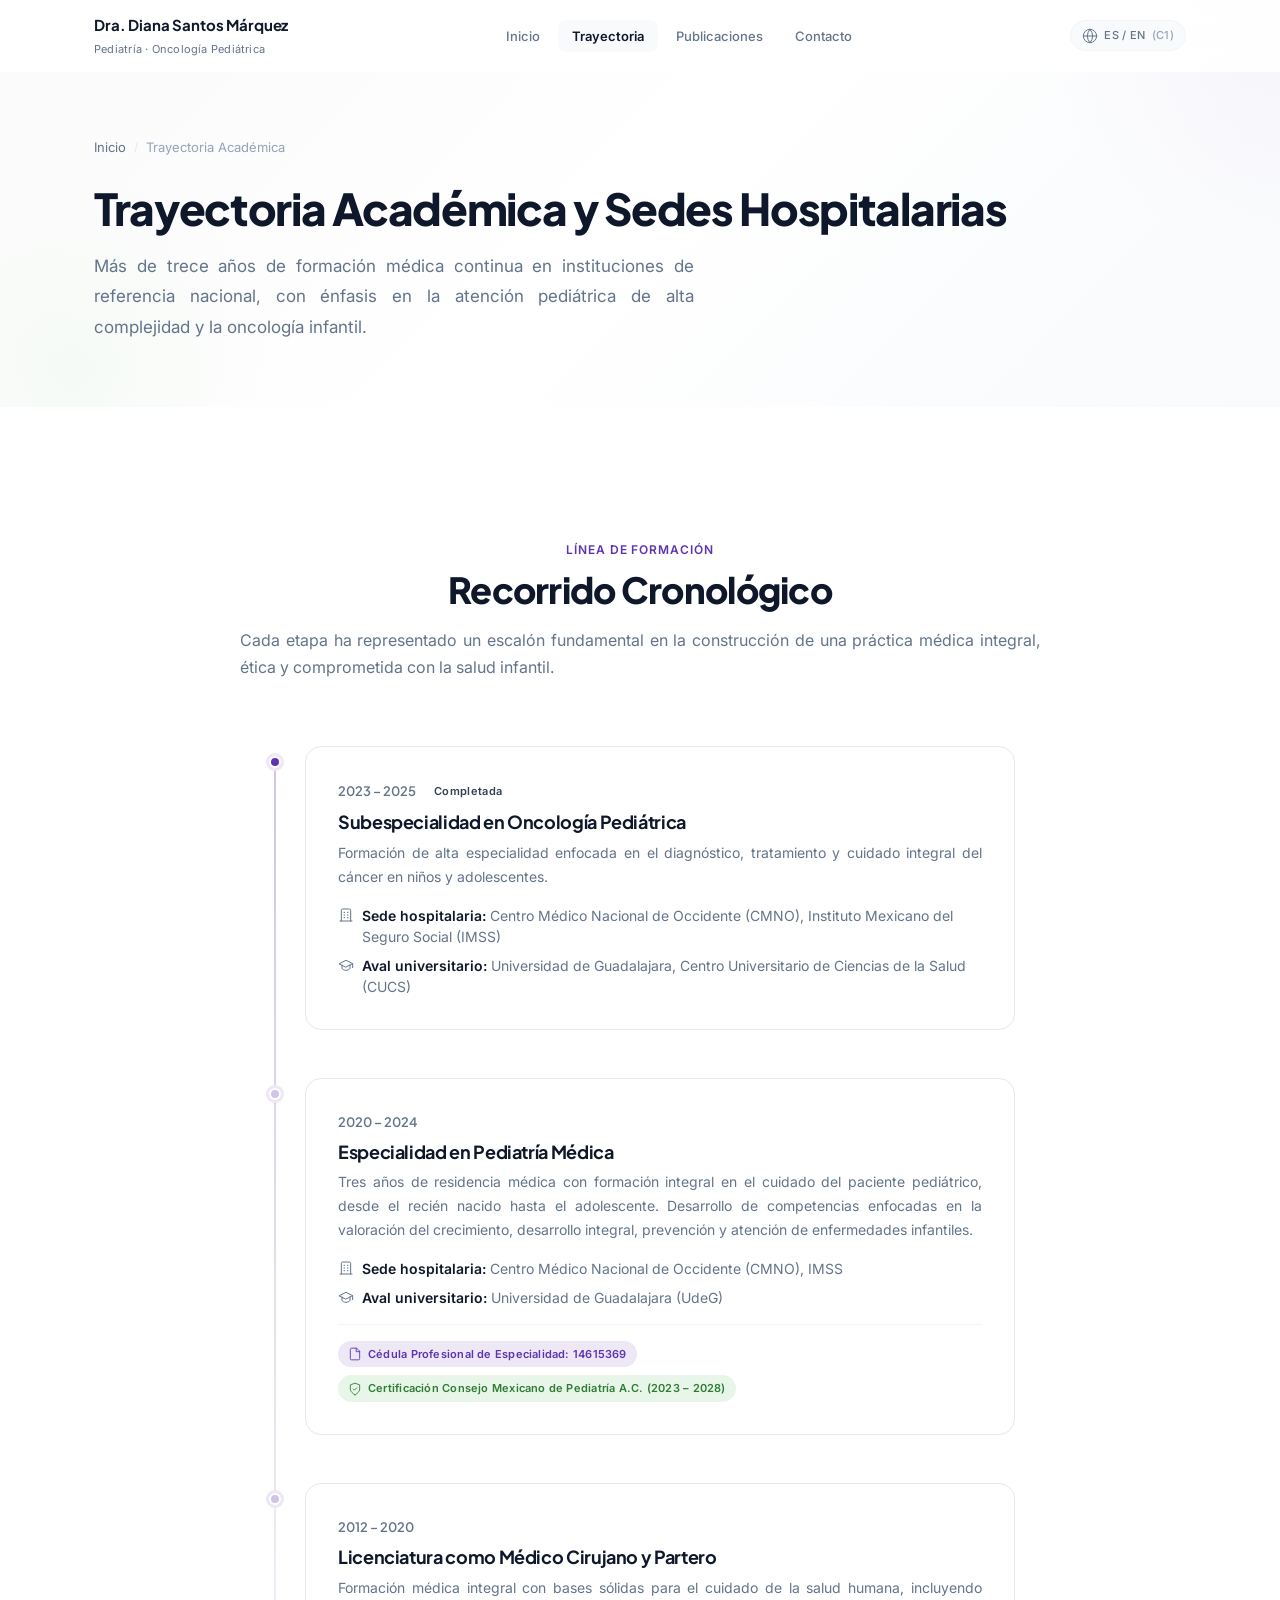
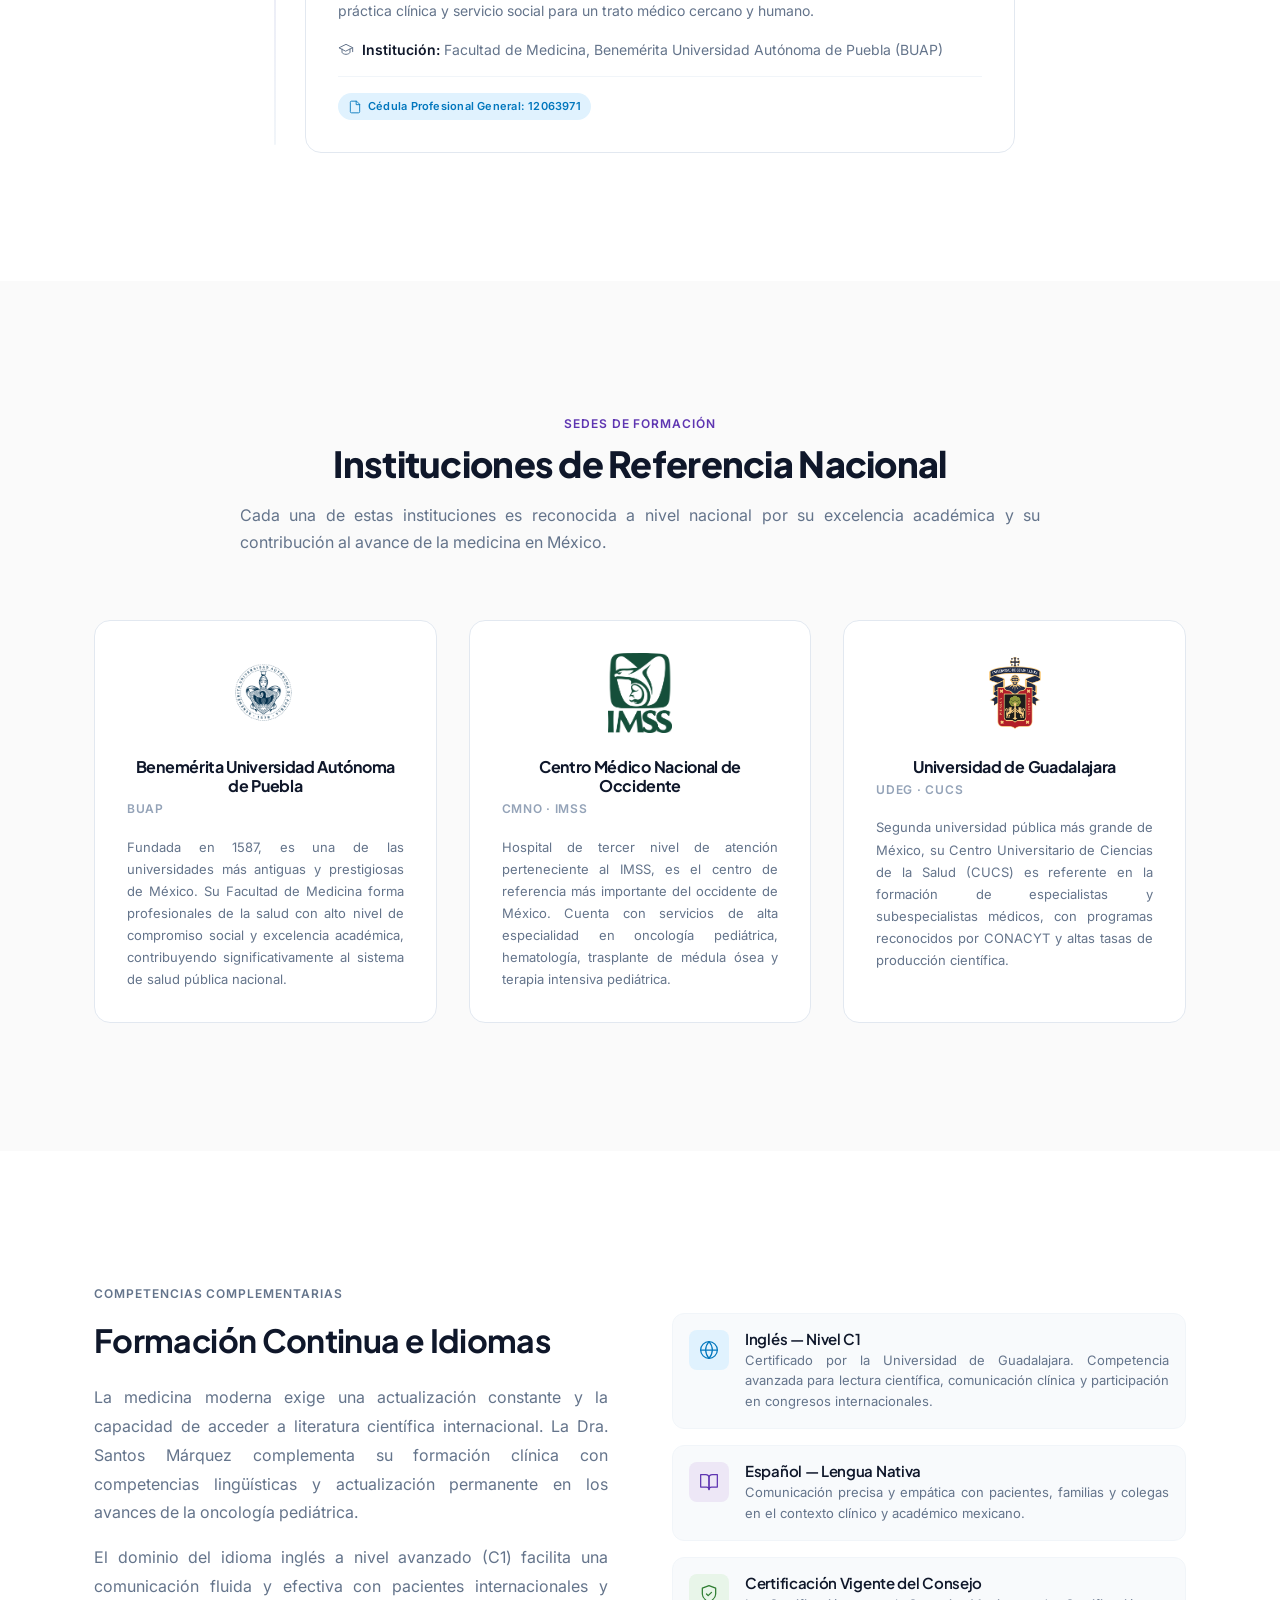
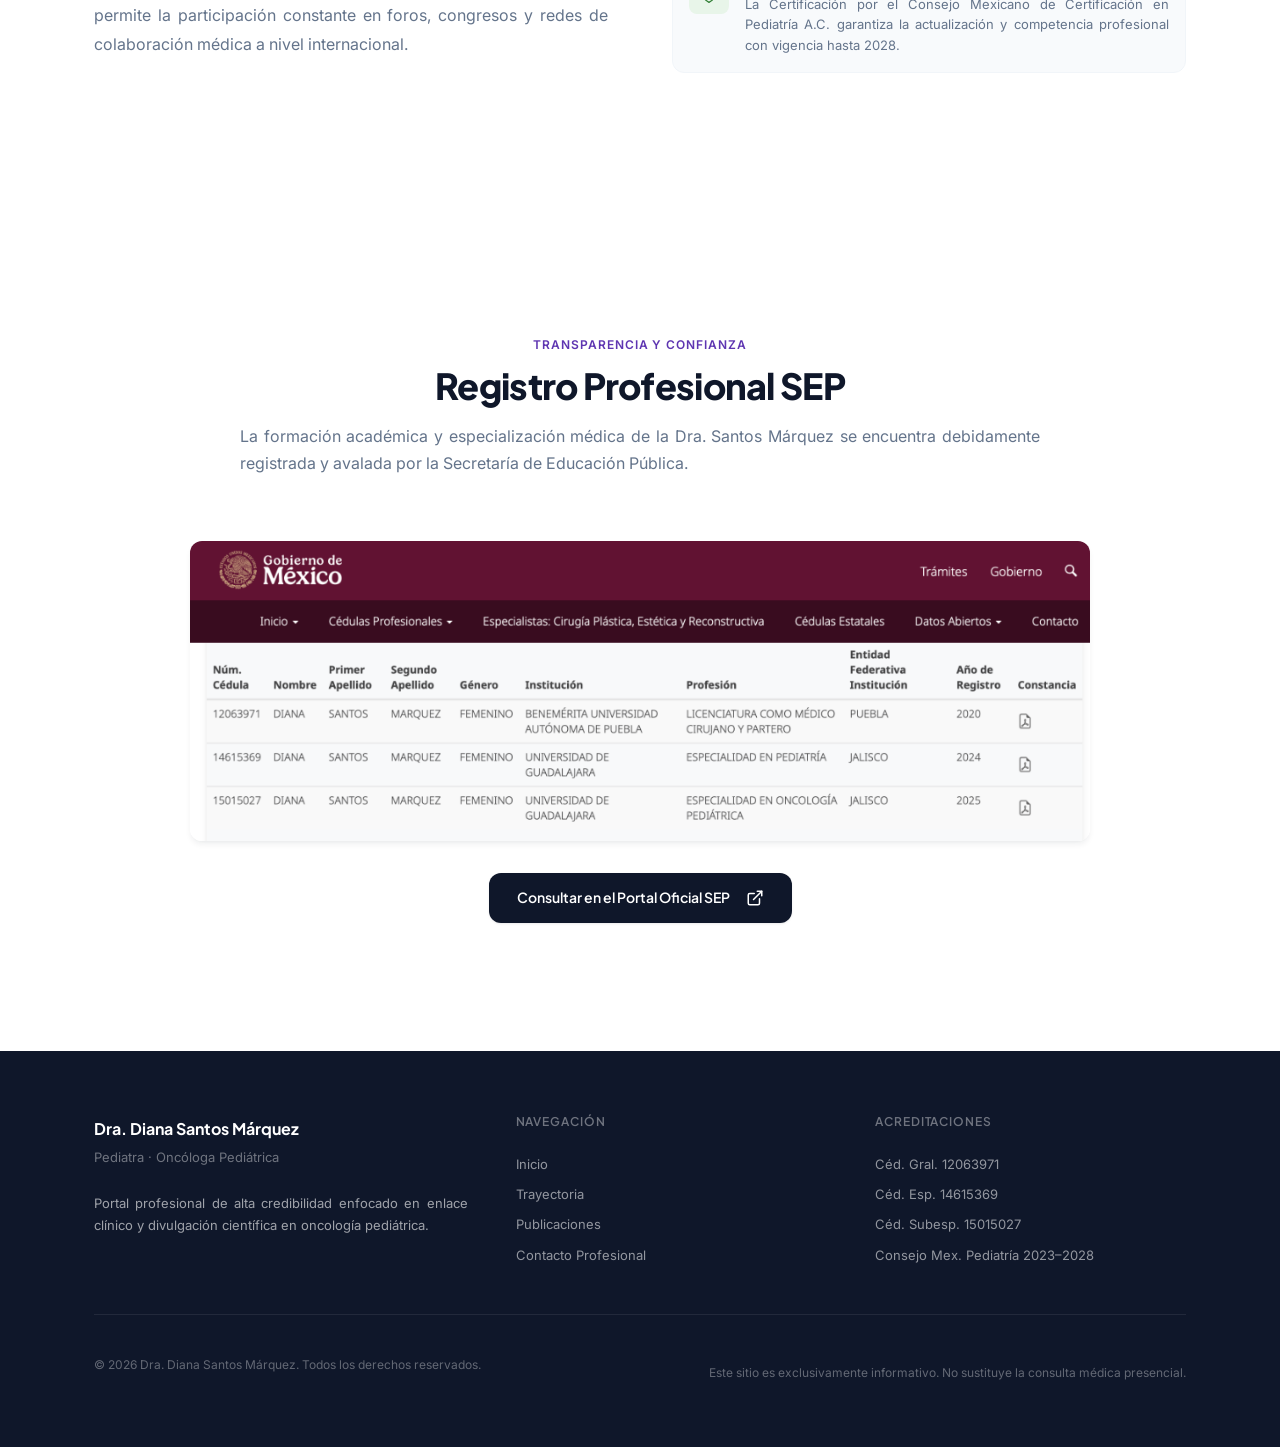
<file: trayectoria.html>
<!DOCTYPE html>
<html lang="es">
<head>
  <meta charset="UTF-8">
  <meta name="viewport" content="width=device-width, initial-scale=1.0">
  <title>Trayectoria Académica | Dra. Diana Santos Márquez</title>
  <meta name="description" content="Formación académica de la Dra. Diana Santos Márquez: Licenciatura en BUAP, Especialidad en Pediatría y Subespecialidad en Oncología Pediátrica en CMNO-IMSS con aval de la Universidad de Guadalajara.">
  <link rel="preconnect" href="https://fonts.googleapis.com">
  <link rel="preconnect" href="https://fonts.gstatic.com" crossorigin>
  <link href="https://fonts.googleapis.com/css2?family=Inter:wght@400;500;600&family=Plus+Jakarta+Sans:wght@500;600;700;800&display=swap" rel="stylesheet">
  <link href="https://unpkg.com/aos@2.3.1/dist/aos.css" rel="stylesheet">
  <link rel="stylesheet" href="styles.css">
</head>
<body>

  <!-- ══════════ HEADER ══════════ -->
  <header class="site-header" id="site-header">
    <nav class="nav container" aria-label="Navegación principal">
      <div class="nav__brand">
        <a href="index.html" class="nav__logo">
          <span class="nav__name">Dra. Diana Santos Márquez</span>
          <span class="nav__specialty">Pediatría · Oncología Pediátrica</span>
        </a>
      </div>
      <ul class="nav__links" id="nav-links" role="list">
        <li><a href="index.html" class="nav__link">Inicio</a></li>
        <li><a href="trayectoria.html" class="nav__link" aria-current="page">Trayectoria</a></li>
        <li><a href="divulgacion.html" class="nav__link">Publicaciones</a></li>
        <li><a href="contacto.html" class="nav__link">Contacto</a></li>
      </ul>
      <div class="nav__actions">
        <span class="lang-badge" title="Español nativo, Inglés C1"><svg width="16" height="16" viewBox="0 0 24 24" fill="none" stroke="currentColor" stroke-width="1.5" stroke-linecap="round" stroke-linejoin="round" aria-hidden="true"><circle cx="12" cy="12" r="10"/><path d="M2 12h20"/><path d="M12 2a15.3 15.3 0 0 1 4 10 15.3 15.3 0 0 1-4 10 15.3 15.3 0 0 1-4-10A15.3 15.3 0 0 1 12 2z"/></svg> ES / EN <span class="lang-badge__level">(C1)</span></span>
        <button class="nav__toggle" id="nav-toggle" aria-label="Abrir menú" aria-expanded="false" aria-controls="nav-links"><span class="nav__toggle-icon"></span></button>
      </div>
    </nav>
  </header>

  <main>
    <!-- ══════════ PAGE BANNER ══════════ -->
    <section class="page-banner">
      <div class="container page-banner__content">
        <nav class="breadcrumb" aria-label="Ruta de navegación" data-aos="fade-right" data-aos-duration="400">
          <a href="index.html">Inicio</a>
          <span class="breadcrumb__sep" aria-hidden="true">/</span>
          <span aria-current="page">Trayectoria Académica</span>
        </nav>
        <h1 class="page-banner__title" data-aos="fade-up" data-aos-duration="600">Trayectoria Académica y Sedes Hospitalarias</h1>
        <p class="page-banner__description" data-aos="fade-up" data-aos-duration="600" data-aos-delay="100">Más de trece años de formación médica continua en instituciones de referencia nacional, con énfasis en la atención pediátrica de alta complejidad y la oncología infantil.</p>
      </div>
    </section>

    <!-- ══════════ TIMELINE ══════════ -->
    <section class="section">
      <div class="container">
        <div class="section__header" data-aos="fade-up">
          <p class="section__kicker">Línea de Formación</p>
          <h2 class="section__title">Recorrido Cronológico</h2>
          <p class="section__description">Cada etapa ha representado un escalón fundamental en la construcción de una práctica médica integral, ética y comprometida con la salud infantil.</p>
        </div>

        <div class="timeline">
          <!-- Oncología Pediátrica -->
          <article class="timeline__entry" data-aos="fade-up" data-aos-delay="0">
            <div class="timeline__marker"><div class="timeline__dot timeline__dot--active"></div></div>
            <div class="timeline__card">
              <div class="timeline__period">
                <span class="timeline__years">2023 – 2025</span>
                <span class="timeline__status">Completada</span>
              </div>
              <h3 class="timeline__title">Subespecialidad en Oncología Pediátrica</h3>
              <p class="timeline__description">Formación de alta especialidad enfocada en el diagnóstico, tratamiento y cuidado integral del cáncer en niños y adolescentes.</p>
              <div class="timeline__details">
                <div class="timeline__detail">
                  <svg width="16" height="16" viewBox="0 0 24 24" fill="none" stroke="currentColor" stroke-width="1.5" stroke-linecap="round" stroke-linejoin="round" aria-hidden="true"><path d="M3 21h18M9 8h1M9 12h1M9 16h1M14 8h1M14 12h1M14 16h1M5 21V5a2 2 0 0 1 2-2h10a2 2 0 0 1 2 2v16"/></svg>
                  <span><strong>Sede hospitalaria:</strong> Centro Médico Nacional de Occidente (CMNO), Instituto Mexicano del Seguro Social (IMSS)</span>
                </div>
                <div class="timeline__detail">
                  <svg width="16" height="16" viewBox="0 0 24 24" fill="none" stroke="currentColor" stroke-width="1.5" stroke-linecap="round" stroke-linejoin="round" aria-hidden="true"><path d="M22 10v6M2 10l10-5 10 5-10 5z"/><path d="M6 12v5c0 1.1 2.7 3 6 3s6-1.9 6-3v-5"/></svg>
                  <span><strong>Aval universitario:</strong> Universidad de Guadalajara, Centro Universitario de Ciencias de la Salud (CUCS)</span>
                </div>
              </div>
            </div>
          </article>

          <!-- Pediatría Médica -->
          <article class="timeline__entry" data-aos="fade-up" data-aos-delay="120">
            <div class="timeline__marker"><div class="timeline__dot"></div></div>
            <div class="timeline__card">
              <div class="timeline__period">
                <span class="timeline__years">2020 – 2024</span>
              </div>
              <h3 class="timeline__title">Especialidad en Pediatría Médica</h3>
              <p class="timeline__description">Tres años de residencia médica con formación integral en el cuidado del paciente pediátrico, desde el recién nacido hasta el adolescente. Desarrollo de competencias enfocadas en la valoración del crecimiento, desarrollo integral, prevención y atención de enfermedades infantiles.</p>
              <div class="timeline__details">
                <div class="timeline__detail">
                  <svg width="16" height="16" viewBox="0 0 24 24" fill="none" stroke="currentColor" stroke-width="1.5" stroke-linecap="round" stroke-linejoin="round" aria-hidden="true"><path d="M3 21h18M9 8h1M9 12h1M9 16h1M14 8h1M14 12h1M14 16h1M5 21V5a2 2 0 0 1 2-2h10a2 2 0 0 1 2 2v16"/></svg>
                  <span><strong>Sede hospitalaria:</strong> Centro Médico Nacional de Occidente (CMNO), IMSS</span>
                </div>
                <div class="timeline__detail">
                  <svg width="16" height="16" viewBox="0 0 24 24" fill="none" stroke="currentColor" stroke-width="1.5" stroke-linecap="round" stroke-linejoin="round" aria-hidden="true"><path d="M22 10v6M2 10l10-5 10 5-10 5z"/><path d="M6 12v5c0 1.1 2.7 3 6 3s6-1.9 6-3v-5"/></svg>
                  <span><strong>Aval universitario:</strong> Universidad de Guadalajara (UdeG)</span>
                </div>
              </div>
              <div class="timeline__credentials">
                <span class="timeline__credential timeline__credential--lavender">
                  <svg width="14" height="14" viewBox="0 0 24 24" fill="none" stroke="currentColor" stroke-width="1.5" stroke-linecap="round" stroke-linejoin="round" aria-hidden="true"><path d="M14 2H6a2 2 0 0 0-2 2v16a2 2 0 0 0 2 2h12a2 2 0 0 0 2-2V8z"/><polyline points="14 2 14 8 20 8"/></svg>
                  Cédula Profesional de Especialidad: 14615369
                </span>
                <span class="timeline__credential timeline__credential--mint">
                  <svg width="14" height="14" viewBox="0 0 24 24" fill="none" stroke="currentColor" stroke-width="1.5" stroke-linecap="round" stroke-linejoin="round" aria-hidden="true"><path d="M12 22s8-4 8-10V5l-8-3-8 3v7c0 6 8 10 8 10z"/><polyline points="9 12 11 14 15 10"/></svg>
                  Certificación Consejo Mexicano de Pediatría A.C. (2023 – 2028)
                </span>
              </div>
            </div>
          </article>

          <!-- Médico Cirujano -->
          <article class="timeline__entry" data-aos="fade-up" data-aos-delay="240">
            <div class="timeline__marker"><div class="timeline__dot"></div></div>
            <div class="timeline__card">
              <div class="timeline__period">
                <span class="timeline__years">2012 – 2020</span>
              </div>
              <h3 class="timeline__title">Licenciatura como Médico Cirujano y Partero</h3>
              <p class="timeline__description">Formación médica integral con bases sólidas para el cuidado de la salud humana, incluyendo práctica clínica y servicio social para un trato médico cercano y humano.</p>
              <div class="timeline__details">
                <div class="timeline__detail">
                  <svg width="16" height="16" viewBox="0 0 24 24" fill="none" stroke="currentColor" stroke-width="1.5" stroke-linecap="round" stroke-linejoin="round" aria-hidden="true"><path d="M22 10v6M2 10l10-5 10 5-10 5z"/><path d="M6 12v5c0 1.1 2.7 3 6 3s6-1.9 6-3v-5"/></svg>
                  <span><strong>Institución:</strong> Facultad de Medicina, Benemérita Universidad Autónoma de Puebla (BUAP)</span>
                </div>
              </div>
              <div class="timeline__credentials">
                <span class="timeline__credential timeline__credential--sky">
                  <svg width="14" height="14" viewBox="0 0 24 24" fill="none" stroke="currentColor" stroke-width="1.5" stroke-linecap="round" stroke-linejoin="round" aria-hidden="true"><path d="M14 2H6a2 2 0 0 0-2 2v16a2 2 0 0 0 2 2h12a2 2 0 0 0 2-2V8z"/><polyline points="14 2 14 8 20 8"/></svg>
                  Cédula Profesional General: 12063971
                </span>
              </div>
            </div>
          </article>
        </div>
      </div>
    </section>

    <!-- ══════════ INSTITUCIONES ══════════ -->
    <section class="section section--alt">
      <div class="container">
        <div class="section__header" data-aos="fade-up">
          <p class="section__kicker">Sedes de Formación</p>
          <h2 class="section__title">Instituciones de Referencia Nacional</h2>
          <p class="section__description">Cada una de estas instituciones es reconocida a nivel nacional por su excelencia académica y su contribución al avance de la medicina en México.</p>
        </div>

        <div class="institutions-grid">
          <div class="institution-card" data-aos="fade-up" data-aos-delay="0">
            <div class="institution-card__badge" style="background:transparent; width: 80px; height: 80px;">
              <img src="assets/logo-buap.png" alt="Logo BUAP" style="width: 100%; height: 100%; object-fit: contain;">
            </div>
            <h3 class="institution-card__name">Benemérita Universidad Autónoma de Puebla</h3>
            <p class="institution-card__acronym">BUAP</p>
            <p class="institution-card__text">Fundada en 1587, es una de las universidades más antiguas y prestigiosas de México. Su Facultad de Medicina forma profesionales de la salud con alto nivel de compromiso social y excelencia académica, contribuyendo significativamente al sistema de salud pública nacional.</p>
          </div>

          <div class="institution-card" data-aos="fade-up" data-aos-delay="100">
            <div class="institution-card__badge" style="background:transparent; width: 80px; height: 80px;">
              <img src="assets/logo-imss.png" alt="Logo IMSS" style="width: 100%; height: 100%; object-fit: contain;">
            </div>
            <h3 class="institution-card__name">Centro Médico Nacional de Occidente</h3>
            <p class="institution-card__acronym">CMNO · IMSS</p>
            <p class="institution-card__text">Hospital de tercer nivel de atención perteneciente al IMSS, es el centro de referencia más importante del occidente de México. Cuenta con servicios de alta especialidad en oncología pediátrica, hematología, trasplante de médula ósea y terapia intensiva pediátrica.</p>
          </div>

          <div class="institution-card" data-aos="fade-up" data-aos-delay="200">
            <div class="institution-card__badge" style="background:transparent; width: 80px; height: 80px;">
              <img src="assets/logo-udg.png" alt="Logo UdeG" style="width: 100%; height: 100%; object-fit: contain;">
            </div>
            <h3 class="institution-card__name">Universidad de Guadalajara</h3>
            <p class="institution-card__acronym">UdeG · CUCS</p>
            <p class="institution-card__text">Segunda universidad pública más grande de México, su Centro Universitario de Ciencias de la Salud (CUCS) es referente en la formación de especialistas y subespecialistas médicos, con programas reconocidos por CONACYT y altas tasas de producción científica.</p>
          </div>
        </div>
      </div>
    </section>

    <!-- ══════════ IDIOMAS Y FORMACIÓN CONTINUA ══════════ -->
    <section class="section">
      <div class="container">
        <div class="commitment">
          <div class="commitment__text" data-aos="fade-right" data-aos-duration="600">
            <p class="section__kicker">Competencias Complementarias</p>
            <h2>Formación Continua e Idiomas</h2>
            <p>La medicina moderna exige una actualización constante y la capacidad de acceder a literatura científica internacional. La Dra. Santos Márquez complementa su formación clínica con competencias lingüísticas y actualización permanente en los avances de la oncología pediátrica.</p>
            <p>El dominio del idioma inglés a nivel avanzado (C1) facilita una comunicación fluida y efectiva con pacientes internacionales y permite la participación constante en foros, congresos y redes de colaboración médica a nivel internacional.</p>
          </div>
          <div class="commitment__list" data-aos="fade-left" data-aos-duration="600" data-aos-delay="100">
            <div class="commitment__item">
              <div class="commitment__item-icon" style="background:var(--color-sky);color:var(--color-sky-text)">
                <svg width="20" height="20" viewBox="0 0 24 24" fill="none" stroke="currentColor" stroke-width="1.5" stroke-linecap="round" stroke-linejoin="round"><circle cx="12" cy="12" r="10"/><path d="M2 12h20"/><path d="M12 2a15.3 15.3 0 0 1 4 10 15.3 15.3 0 0 1-4 10 15.3 15.3 0 0 1-4-10A15.3 15.3 0 0 1 12 2z"/></svg>
              </div>
              <div>
                <h4>Inglés — Nivel C1</h4>
                <p>Certificado por la Universidad de Guadalajara. Competencia avanzada para lectura científica, comunicación clínica y participación en congresos internacionales.</p>
              </div>
            </div>
            <div class="commitment__item">
              <div class="commitment__item-icon" style="background:var(--color-lavender);color:var(--color-lavender-text)">
                <svg width="20" height="20" viewBox="0 0 24 24" fill="none" stroke="currentColor" stroke-width="1.5" stroke-linecap="round" stroke-linejoin="round"><path d="M2 3h6a4 4 0 0 1 4 4v14a3 3 0 0 0-3-3H2z"/><path d="M22 3h-6a4 4 0 0 0-4 4v14a3 3 0 0 1 3-3h7z"/></svg>
              </div>
              <div>
                <h4>Español — Lengua Nativa</h4>
                <p>Comunicación precisa y empática con pacientes, familias y colegas en el contexto clínico y académico mexicano.</p>
              </div>
            </div>
            <div class="commitment__item">
              <div class="commitment__item-icon" style="background:var(--color-mint);color:var(--color-mint-text)">
                <svg width="20" height="20" viewBox="0 0 24 24" fill="none" stroke="currentColor" stroke-width="1.5" stroke-linecap="round" stroke-linejoin="round"><path d="M12 22s8-4 8-10V5l-8-3-8 3v7c0 6 8 10 8 10z"/><polyline points="9 12 11 14 15 10"/></svg>
              </div>
              <div>
                <h4>Certificación Vigente del Consejo</h4>
                <p>La Certificación por el Consejo Mexicano de Certificación en Pediatría A.C. garantiza la actualización y competencia profesional con vigencia hasta 2028.</p>
              </div>
            </div>
          </div>
        </div>
      </div>
    </section>

    <!-- ══════════ VERIFICACIÓN CÉDULAS ══════════ -->
    <section class="section">
      <div class="container">
        <div class="section__header" data-aos="fade-up">
          <p class="section__kicker">Transparencia y Confianza</p>
          <h2 class="section__title">Registro Profesional SEP</h2>
          <p class="section__description">La formación académica y especialización médica de la Dra. Santos Márquez se encuentra debidamente registrada y avalada por la Secretaría de Educación Pública.</p>
        </div>
        <div style="max-width:900px;margin:0 auto;text-align:center;" data-aos="fade-up" data-aos-delay="100">
          <img src="assets/cedulas-sep.png" alt="Registro Nacional de Profesionistas SEP" style="width:100%;border-radius:var(--radius-lg);box-shadow:var(--shadow-md);margin-bottom:var(--space-xl);">
          <a href="https://cedulaprofesional.sep.gob.mx/cedula/presidencia/indexAvanzada.action" target="_blank" rel="noopener noreferrer" class="btn btn--primary" style="display:inline-flex;align-items:center;">
            Consultar en el Portal Oficial SEP
            <svg width="18" height="18" viewBox="0 0 24 24" fill="none" stroke="currentColor" stroke-width="2" stroke-linecap="round" stroke-linejoin="round" style="margin-left:8px"><path d="M18 13v6a2 2 0 0 1-2 2H5a2 2 0 0 1-2-2V8a2 2 0 0 1 2-2h6"/><polyline points="15 3 21 3 21 9"/><line x1="10" y1="14" x2="21" y2="3"/></svg>
          </a>
        </div>
      </div>
    </section>
  </main>


  <!-- ══════════ FOOTER ══════════ -->
  <footer class="site-footer">
    <div class="container">
      <div class="footer__grid">
        <div>
          <span class="footer__name">Dra. Diana Santos Márquez</span>
          <span class="footer__specialty">Pediatra · Oncóloga Pediátrica</span>
          <p class="footer__bio">Portal profesional de alta credibilidad enfocado en enlace clínico y divulgación científica en oncología pediátrica.</p>
        </div>
        <div>
          <h4 class="footer__col-title">Navegación</h4>
          <div class="footer__links">
            <a href="index.html" class="footer__link">Inicio</a>
            <a href="trayectoria.html" class="footer__link">Trayectoria</a>
            <a href="divulgacion.html" class="footer__link">Publicaciones</a>
            <a href="contacto.html" class="footer__link">Contacto Profesional</a>
          </div>
        </div>
        <div>
          <h4 class="footer__col-title">Acreditaciones</h4>
          <div class="footer__links">
            <span class="footer__link">Céd. Gral. 12063971</span>
            <span class="footer__link">Céd. Esp. 14615369</span>
            <span class="footer__link">Céd. Subesp. 15015027</span>
            <span class="footer__link">Consejo Mex. Pediatría 2023–2028</span>
          </div>
        </div>
      </div>
      <div class="footer__bottom">
        <p>&copy; <span id="current-year"></span> Dra. Diana Santos Márquez. Todos los derechos reservados.</p>
        <p>Este sitio es exclusivamente informativo. No sustituye la consulta médica presencial.</p>
      </div>
    </div>
  </footer>

  <script src="https://unpkg.com/aos@2.3.1/dist/aos.js"></script>
  <script src="script.js"></script>
</body>
</html>
</file>
<file: styles.css>
/* ═══════════════════════════════════════════════════════════════════════════
   DESIGN TOKENS
   ═══════════════════════════════════════════════════════════════════════════ */
:root {
  --color-white: #FFFFFF;
  --color-off-white: #FAFAFA;
  --color-bg-alt: #F8FAFC;
  --color-bg-dark: #0F172A;
  --color-bg-dark-alt: #1E293B;

  --color-text-primary: #0F172A;
  --color-text-secondary: #334155;
  --color-text-tertiary: #64748B;
  --color-text-light: #94A3B8;
  --color-text-on-dark: rgba(255,255,255,0.7);
  --color-text-on-dark-strong: rgba(255,255,255,0.92);

  --color-border: #E2E8F0;
  --color-border-light: #F1F5F9;

  --color-mint: #E8F5E9;
  --color-mint-mid: #C8E6C9;
  --color-mint-text: #2E7D32;
  --color-lavender: #EDE7F6;
  --color-lavender-mid: #D1C4E9;
  --color-lavender-text: #5E35B1;
  --color-sky: #E0F2FE;
  --color-sky-mid: #BAE6FD;
  --color-sky-text: #0277BD;
  --color-peach: #FFF3E0;
  --color-peach-mid: #FFE0B2;
  --color-peach-text: #E65100;

  --font-heading: 'Plus Jakarta Sans', system-ui, -apple-system, sans-serif;
  --font-body: 'Inter', system-ui, -apple-system, sans-serif;

  --space-2xs: 0.125rem;
  --space-xs: 0.25rem;
  --space-sm: 0.5rem;
  --space-md: 1rem;
  --space-lg: 1.5rem;
  --space-xl: 2rem;
  --space-2xl: 3rem;
  --space-3xl: 4rem;
  --space-4xl: 6rem;
  --space-5xl: 8rem;

  --radius-sm: 0.375rem;
  --radius-md: 0.5rem;
  --radius-lg: 0.75rem;
  --radius-xl: 1rem;
  --radius-2xl: 1.25rem;
  --radius-full: 9999px;

  --shadow-xs: 0 1px 2px rgba(15,23,42,0.04);
  --shadow-sm: 0 1px 3px rgba(15,23,42,0.06), 0 1px 2px rgba(15,23,42,0.04);
  --shadow-md: 0 4px 6px -1px rgba(15,23,42,0.07), 0 2px 4px -2px rgba(15,23,42,0.05);
  --shadow-lg: 0 10px 15px -3px rgba(15,23,42,0.08), 0 4px 6px -4px rgba(15,23,42,0.04);
  --shadow-xl: 0 20px 25px -5px rgba(15,23,42,0.08), 0 8px 10px -6px rgba(15,23,42,0.04);
  --shadow-header: 0 1px 3px rgba(15,23,42,0.06);
  --shadow-photo: 0 20px 40px -8px rgba(15,23,42,0.12);

  --ease-out: cubic-bezier(0.16,1,0.3,1);
  --ease-in-out: cubic-bezier(0.45,0,0.55,1);
  --transition-fast: 150ms var(--ease-out);
  --transition-base: 250ms var(--ease-out);
  --transition-slow: 400ms var(--ease-out);

  --container-max: 1140px;
  --container-narrow: 800px;
  --container-wide: 1280px;
  --container-padding: 1.5rem;
  --header-height: 72px;
}

/* ═══════════════════════════════════════════════════════════════════════════
   RESET & BASE
   ═══════════════════════════════════════════════════════════════════════════ */
*,*::before,*::after{margin:0;padding:0;box-sizing:border-box}
html{scroll-behavior:smooth;-webkit-text-size-adjust:100%;text-size-adjust:100%;scroll-padding-top:calc(var(--header-height) + 1.5rem)}
body{font-family:var(--font-body);font-size:1rem;line-height:1.7;color:var(--color-text-secondary);background:var(--color-white);-webkit-font-smoothing:antialiased;-moz-osx-font-smoothing:grayscale;overflow-x:hidden}
img,svg{display:block;max-width:100%}
a{color:inherit;text-decoration:none}
ul,ol{list-style:none}
button,input,select,textarea{font:inherit;color:inherit;border:none;outline:none;background:none}
button{cursor:pointer}
::selection{background:var(--color-lavender);color:var(--color-text-primary)}
:focus-visible{outline:2px solid var(--color-lavender-mid);outline-offset:2px;border-radius:var(--radius-sm)}
h1,h2,h3,h4,h5{font-family:var(--font-heading);color:var(--color-text-primary);line-height:1.2;letter-spacing:-0.02em}
strong{font-weight:600;color:var(--color-text-primary)}
p { text-align: justify; }
p+p{margin-top:var(--space-md)}

/* ═══════════════════════════════════════════════════════════════════════════
   LAYOUT
   ═══════════════════════════════════════════════════════════════════════════ */
.container{width:100%;max-width:var(--container-max);margin-inline:auto;padding-inline:var(--container-padding)}
.container--wide{max-width:var(--container-wide)}
.container--narrow{max-width:var(--container-narrow)}

/* ═══════════════════════════════════════════════════════════════════════════
   HEADER & NAV
   ═══════════════════════════════════════════════════════════════════════════ */
.site-header{position:fixed;top:0;left:0;right:0;z-index:1000;height:var(--header-height);background:rgba(255,255,255,0.88);backdrop-filter:blur(14px);-webkit-backdrop-filter:blur(14px);border-bottom:1px solid transparent;transition:border-color var(--transition-base),box-shadow var(--transition-base)}
.site-header.is-scrolled{border-bottom-color:var(--color-border-light);box-shadow:var(--shadow-header)}
.nav{display:flex;align-items:center;justify-content:space-between;height:100%;gap:var(--space-lg)}
.nav__brand{flex-shrink:0}
.nav__logo{display:flex;flex-direction:column;gap:2px;transition:opacity var(--transition-fast)}
.nav__logo:hover{opacity:.8}
.nav__name{font-family:var(--font-heading);font-size:.9375rem;font-weight:700;color:var(--color-text-primary);letter-spacing:-.01em}
.nav__specialty{font-size:.6875rem;color:var(--color-text-tertiary);letter-spacing:.02em}
.nav__links{display:flex;align-items:center;gap:var(--space-xs)}
.nav__link{padding:.5rem .875rem;font-size:.8125rem;font-weight:500;color:var(--color-text-tertiary);border-radius:var(--radius-md);transition:color var(--transition-fast),background var(--transition-fast);white-space:nowrap}
.nav__link:hover,.nav__link[aria-current="page"]{color:var(--color-text-primary);background:var(--color-bg-alt)}
.nav__link[aria-current="page"]{font-weight:600}
.nav__actions{display:flex;align-items:center;gap:var(--space-md);flex-shrink:0}
.lang-badge{display:inline-flex;align-items:center;gap:.375rem;padding:.3125rem .6875rem;font-size:.6875rem;font-weight:500;color:var(--color-text-tertiary);background:var(--color-bg-alt);border:1px solid var(--color-border-light);border-radius:var(--radius-full);letter-spacing:.03em}
.lang-badge svg{display:inline-block;flex-shrink:0}
.lang-badge__level{color:var(--color-text-light)}
.nav__toggle{display:none;width:36px;height:36px;position:relative;justify-content:center;align-items:center;border-radius:var(--radius-md);transition:background var(--transition-fast)}
.nav__toggle:hover{background:var(--color-bg-alt)}
.nav__toggle-icon,.nav__toggle-icon::before,.nav__toggle-icon::after{display:block;width:18px;height:2px;background:var(--color-text-secondary);border-radius:1px;transition:transform var(--transition-base),opacity var(--transition-fast)}
.nav__toggle-icon::before,.nav__toggle-icon::after{content:'';position:absolute}
.nav__toggle-icon::before{transform:translateY(-6px)}
.nav__toggle-icon::after{transform:translateY(6px)}
.nav__toggle[aria-expanded="true"] .nav__toggle-icon{background:transparent}
.nav__toggle[aria-expanded="true"] .nav__toggle-icon::before{transform:rotate(45deg)}
.nav__toggle[aria-expanded="true"] .nav__toggle-icon::after{transform:rotate(-45deg)}

/* ═══════════════════════════════════════════════════════════════════════════
   PAGE HEADER / BANNER (sub-pages)
   ═══════════════════════════════════════════════════════════════════════════ */
.page-banner{position:relative;padding-top:calc(var(--header-height) + var(--space-3xl));padding-bottom:var(--space-3xl);background:linear-gradient(135deg,var(--color-off-white) 0%,var(--color-white) 50%,var(--color-bg-alt) 100%);overflow:hidden}
.page-banner::before{content:'';position:absolute;top:-60%;right:-20%;width:500px;height:500px;background:radial-gradient(circle,var(--color-lavender) 0%,transparent 70%);opacity:.4;pointer-events:none}
.page-banner::after{content:'';position:absolute;bottom:-40%;left:-10%;width:400px;height:400px;background:radial-gradient(circle,var(--color-mint) 0%,transparent 70%);opacity:.35;pointer-events:none}
.page-banner__content{position:relative;z-index:1}
.breadcrumb{display:flex;align-items:center;gap:.5rem;font-size:.8125rem;color:var(--color-text-light);margin-bottom:var(--space-lg)}
.breadcrumb a{color:var(--color-text-tertiary);transition:color var(--transition-fast)}
.breadcrumb a:hover{color:var(--color-text-primary)}
.breadcrumb__sep{color:var(--color-border);font-size:.75rem}
.page-banner__title{font-size:clamp(1.75rem,4vw,2.75rem);font-weight:800;margin-bottom:var(--space-md);letter-spacing:-.03em}
.page-banner__description{font-size:clamp(.9375rem,1.5vw,1.0625rem);color:var(--color-text-tertiary);max-width:600px;line-height:1.8}

/* ═══════════════════════════════════════════════════════════════════════════
   HERO
   ═══════════════════════════════════════════════════════════════════════════ */
.hero{position:relative;padding-top:calc(var(--header-height) + var(--space-3xl));padding-bottom:var(--space-4xl);overflow:hidden}
.hero__decoration{position:absolute;inset:0;pointer-events:none}
.hero__blob{position:absolute;border-radius:50%;filter:blur(80px);opacity:.45}
.hero__blob--mint{width:450px;height:450px;background:var(--color-mint);top:-80px;right:-100px}
.hero__blob--lavender{width:380px;height:380px;background:var(--color-lavender);bottom:-60px;left:-80px}
.hero__blob--sky{width:300px;height:300px;background:var(--color-sky);top:50%;left:50%;transform:translate(-50%,-50%)}
.hero__grid{position:relative;z-index:1;display:grid;grid-template-columns:1fr 1fr;gap:var(--space-3xl);align-items:center}
.hero__text{max-width:560px}
.hero__kicker{display:inline-block;font-family:var(--font-heading);font-size:.8125rem;font-weight:600;color:var(--color-lavender-text);background:var(--color-lavender);padding:.375rem 1rem;border-radius:var(--radius-full);margin-bottom:var(--space-lg);letter-spacing:.04em;text-transform:uppercase}
.hero__title{font-size:clamp(2rem,4.5vw,3rem);font-weight:800;margin-bottom:var(--space-lg);letter-spacing:-.03em}
.hero__subtitle{font-size:clamp(.9375rem,1.5vw,1.0625rem);color:var(--color-text-tertiary);line-height:1.8;margin-bottom:var(--space-xl)}
.hero__badges{display:flex;flex-wrap:wrap;gap:var(--space-sm);margin-bottom:var(--space-xl)}
.hero__cta-group{display:flex;flex-wrap:wrap;gap:var(--space-md)}

/* Photo Frame */
.hero__photo-col{display:flex;justify-content:center;align-items:center}
.photo-frame{position:relative;width:100%;max-width:380px;aspect-ratio:3/4;border-radius:var(--radius-2xl);overflow:hidden;background:linear-gradient(145deg,var(--color-bg-alt),var(--color-lavender));box-shadow:var(--shadow-photo)}
.photo-frame::before{content:'';position:absolute;inset:0;border:1px solid rgba(255,255,255,0.6);border-radius:inherit;z-index:2;pointer-events:none}
.photo-frame__placeholder{position:absolute;inset:0;display:flex;flex-direction:column;align-items:center;justify-content:center;gap:var(--space-md);color:var(--color-text-light)}
.photo-frame__placeholder svg{opacity:.35}
.photo-frame__placeholder span{font-size:.75rem;font-weight:500;text-transform:uppercase;letter-spacing:.08em;opacity:.5}
.photo-frame img{width:100%;height:100%;object-fit:cover;position:relative;z-index:1}
.photo-frame__accent{position:absolute;width:120px;height:120px;border-radius:50%;z-index:0;opacity:.5}
.photo-frame__accent--top{top:-30px;right:-30px;background:var(--color-lavender)}
.photo-frame__accent--bottom{bottom:-20px;left:-20px;background:var(--color-mint)}

/* ═══════════════════════════════════════════════════════════════════════════
   CREDENTIAL BADGES
   ═══════════════════════════════════════════════════════════════════════════ */
.credential-badge{display:inline-flex;align-items:center;gap:.5rem;padding:.4rem .75rem .4rem .625rem;border-radius:var(--radius-lg);border:1px solid transparent;font-size:.75rem;transition:transform var(--transition-fast),box-shadow var(--transition-fast)}
.credential-badge:hover{transform:translateY(-1px);box-shadow:var(--shadow-sm)}
.credential-badge svg{flex-shrink:0;display:inline-block}
.credential-badge__text{display:flex;flex-direction:column;text-align:left}
.credential-badge__label{font-size:.5625rem;font-weight:500;text-transform:uppercase;letter-spacing:.06em;opacity:.8;line-height:1.2}
.credential-badge__value{font-family:var(--font-heading);font-size:.75rem;font-weight:700;line-height:1.3}
.credential-badge--sky{background:var(--color-sky);border-color:var(--color-sky-mid);color:var(--color-sky-text)}
.credential-badge--lavender{background:var(--color-lavender);border-color:var(--color-lavender-mid);color:var(--color-lavender-text)}
.credential-badge--mint{background:var(--color-mint);border-color:var(--color-mint-mid);color:var(--color-mint-text)}

/* ═══════════════════════════════════════════════════════════════════════════
   BUTTONS
   ═══════════════════════════════════════════════════════════════════════════ */
.btn{display:inline-flex;align-items:center;justify-content:center;gap:.5rem;padding:.8125rem 1.75rem;font-family:var(--font-heading);font-size:.875rem;font-weight:600;border-radius:var(--radius-lg);transition:all var(--transition-base);white-space:nowrap}
.btn svg{display:inline-block;flex-shrink:0;transition:transform var(--transition-fast)}
.btn--primary{background:var(--color-text-primary);color:var(--color-white);box-shadow:var(--shadow-sm)}
.btn--primary:hover{background:#1e293b;box-shadow:var(--shadow-md);transform:translateY(-1px)}
.btn--primary:hover svg{transform:translateX(3px)}
.btn--primary:active{transform:translateY(0);box-shadow:var(--shadow-xs)}
.btn--outline{background:transparent;color:var(--color-text-primary);border:1.5px solid var(--color-border);box-shadow:var(--shadow-xs)}
.btn--outline:hover{border-color:var(--color-lavender-mid);background:var(--color-lavender);color:var(--color-lavender-text);box-shadow:var(--shadow-sm);transform:translateY(-1px)}
.btn--full{width:100%}
.btn--sm{padding:.625rem 1.25rem;font-size:.8125rem}

/* ═══════════════════════════════════════════════════════════════════════════
   STATS BAR
   ═══════════════════════════════════════════════════════════════════════════ */
.stats-bar{background:var(--color-bg-dark);padding-block:var(--space-2xl)}
.stats-bar__grid{display:grid;grid-template-columns:repeat(4,1fr);gap:var(--space-xl)}
.stat{text-align:center;padding:var(--space-md)}
.stat__number{font-family:var(--font-heading);font-size:clamp(1.75rem,3vw,2.5rem);font-weight:800;color:var(--color-white);line-height:1;margin-bottom:var(--space-xs)}
.stat__number span{font-size:.6em;font-weight:600;opacity:.6;margin-left:2px}
.stat__label{font-size:.8125rem;color:var(--color-text-on-dark);letter-spacing:.02em}
.stat__divider{width:40px;height:2px;background:linear-gradient(90deg,var(--color-lavender-mid),transparent);margin:var(--space-sm) auto 0;border-radius:1px}

/* ═══════════════════════════════════════════════════════════════════════════
   SECTIONS
   ═══════════════════════════════════════════════════════════════════════════ */
.section{padding-block:var(--space-5xl)}
.section--alt{background:var(--color-off-white)}
.section--dark{background:var(--color-bg-dark);color:var(--color-text-on-dark)}
.section--dark h2,.section--dark h3{color:var(--color-text-on-dark-strong)}
.section__header{text-align:center;max-width:var(--container-narrow);margin-inline:auto;margin-bottom:var(--space-3xl)}
.section__kicker{display:inline-block;font-size:.75rem;font-weight:600;color:var(--color-lavender-text);text-transform:uppercase;letter-spacing:.08em;margin-bottom:var(--space-sm)}
.section__title{font-size:clamp(1.5rem,3.5vw,2.25rem);font-weight:800;margin-bottom:var(--space-md);letter-spacing:-.02em}
.section__description{font-size:1rem;color:var(--color-text-tertiary);line-height:1.7}
.section--dark .section__kicker{color:var(--color-lavender-mid)}
.section--dark .section__description{color:var(--color-text-on-dark)}

/* ═══════════════════════════════════════════════════════════════════════════
   SECTION DIVIDERS (wave shapes)
   ═══════════════════════════════════════════════════════════════════════════ */
.section-divider{display:block;width:100%;height:auto;margin-bottom:-1px}
.section-divider--flip{transform:scaleY(-1);margin-top:-1px;margin-bottom:0}

/* ═══════════════════════════════════════════════════════════════════════════
   PREVIEW CARDS (Home — links to sub-pages)
   ═══════════════════════════════════════════════════════════════════════════ */
.preview-grid{display:grid;grid-template-columns:repeat(3,1fr);gap:var(--space-xl)}
.preview-card{display:flex;flex-direction:column;background:var(--color-white);border:1px solid var(--color-border);border-radius:var(--radius-xl);padding:var(--space-xl) var(--space-xl) var(--space-lg);transition:box-shadow var(--transition-base),transform var(--transition-base)}
.preview-card:hover{box-shadow:var(--shadow-xl);transform:translateY(-4px)}
.preview-card__icon{width:52px;height:52px;display:flex;align-items:center;justify-content:center;border-radius:var(--radius-lg);margin-bottom:var(--space-lg)}
.preview-card__icon--lavender{background:var(--color-lavender);color:var(--color-lavender-text)}
.preview-card__icon--mint{background:var(--color-mint);color:var(--color-mint-text)}
.preview-card__icon--sky{background:var(--color-sky);color:var(--color-sky-text)}
.preview-card__icon--peach{background:var(--color-peach);color:var(--color-peach-text)}
.preview-card__icon svg{display:inline-block}
.preview-card__title{font-size:1.0625rem;font-weight:700;margin-bottom:var(--space-sm)}
.preview-card__text{font-size:.875rem;color:var(--color-text-tertiary);line-height:1.7;margin-bottom:var(--space-lg);flex-grow:1}
.preview-card__link{display:inline-flex;align-items:center;gap:.375rem;font-size:.8125rem;font-weight:600;color:var(--color-lavender-text);transition:gap var(--transition-fast)}
.preview-card__link svg{display:inline-block;transition:transform var(--transition-fast)}
.preview-card:hover .preview-card__link svg{transform:translateX(3px)}

/* ═══════════════════════════════════════════════════════════════════════════
   COMMITMENT / PHILOSOPHY SECTION
   ═══════════════════════════════════════════════════════════════════════════ */
.commitment{display:grid;grid-template-columns:1fr 1fr;gap:var(--space-3xl);align-items:center}
.commitment__text h2{font-size:clamp(1.5rem,3vw,2rem);margin-bottom:var(--space-lg)}
.commitment__text p{color:var(--color-text-tertiary);margin-bottom:var(--space-md);line-height:1.8}
.commitment__list{display:flex;flex-direction:column;gap:var(--space-md);margin-top:var(--space-xl)}
.commitment__item{display:flex;align-items:flex-start;gap:var(--space-md);padding:var(--space-md);background:var(--color-bg-alt);border-radius:var(--radius-lg);border:1px solid var(--color-border-light)}
.commitment__item-icon{width:40px;height:40px;flex-shrink:0;display:flex;align-items:center;justify-content:center;border-radius:var(--radius-md)}
.commitment__item-icon svg{display:inline-block}
.commitment__item h4{font-size:.9375rem;font-weight:600;margin-bottom:var(--space-2xs)}
.commitment__item p{font-size:.8125rem;color:var(--color-text-tertiary);line-height:1.6}

/* ═══════════════════════════════════════════════════════════════════════════
   CTA BANNER
   ═══════════════════════════════════════════════════════════════════════════ */
.cta-banner{background:linear-gradient(135deg,var(--color-bg-dark) 0%,var(--color-bg-dark-alt) 100%);border-radius:var(--radius-2xl);padding:var(--space-3xl) var(--space-3xl);display:flex;align-items:center;justify-content:space-between;gap:var(--space-xl)}
.cta-banner__text h3{font-size:clamp(1.25rem,2.5vw,1.5rem);color:var(--color-white);margin-bottom:var(--space-sm)}
.cta-banner__text p{font-size:.9375rem;color:var(--color-text-on-dark);max-width:500px}
.cta-banner .btn--primary{background:var(--color-white);color:var(--color-text-primary);flex-shrink:0}
.cta-banner .btn--primary:hover{background:var(--color-lavender);color:var(--color-lavender-text)}

/* ═══════════════════════════════════════════════════════════════════════════
   TIMELINE
   ═══════════════════════════════════════════════════════════════════════════ */
.timeline{position:relative;max-width:750px;margin-inline:auto;padding-left:2.5rem}
.timeline::before{content:'';position:absolute;top:.5rem;bottom:.5rem;left:.5625rem;width:2px;background:linear-gradient(to bottom,var(--color-lavender-mid),var(--color-border-light));border-radius:1px}
.timeline__entry{position:relative;padding-bottom:var(--space-2xl)}
.timeline__entry:last-child{padding-bottom:0}
.timeline__marker{position:absolute;left:-2.5rem;top:.375rem;width:1.25rem;height:1.25rem;display:flex;align-items:center;justify-content:center}
.timeline__dot{width:12px;height:12px;border-radius:50%;background:var(--color-lavender-mid);border:2.5px solid var(--color-white);box-shadow:0 0 0 3px var(--color-lavender);transition:transform var(--transition-fast)}
.timeline__dot--active{background:var(--color-lavender-text);animation:pulse-dot 2.5s ease-in-out infinite}
@keyframes pulse-dot{0%,100%{box-shadow:0 0 0 3px var(--color-lavender)}50%{box-shadow:0 0 0 7px rgba(209,196,233,0.25)}}
.timeline__card{background:var(--color-white);border:1px solid var(--color-border);border-radius:var(--radius-xl);padding:var(--space-xl);transition:box-shadow var(--transition-base),transform var(--transition-base)}
.section--alt .timeline__card{box-shadow:var(--shadow-xs)}
.timeline__card:hover{box-shadow:var(--shadow-lg);transform:translateY(-2px)}
.timeline__period{display:flex;align-items:center;gap:var(--space-sm);margin-bottom:var(--space-sm)}
.timeline__years{font-family:var(--font-heading);font-size:.8125rem;font-weight:600;color:var(--color-text-tertiary)}
.timeline__status{font-size:.6875rem;font-weight:600;padding:.1875rem .625rem;border-radius:var(--radius-full);letter-spacing:.03em}
.timeline__status--current{background:var(--color-mint);color:var(--color-mint-text)}
.timeline__title{font-size:1.125rem;font-weight:700;margin-bottom:var(--space-sm)}
.timeline__description{font-size:.875rem;color:var(--color-text-tertiary);line-height:1.7;margin-bottom:var(--space-md)}
.timeline__details{display:flex;flex-direction:column;gap:.5rem}
.timeline__detail{display:flex;align-items:flex-start;gap:.5rem;font-size:.875rem;color:var(--color-text-tertiary);line-height:1.5}
.timeline__detail svg{flex-shrink:0;margin-top:2px;display:inline-block}
.timeline__credentials{display:flex;flex-wrap:wrap;gap:var(--space-sm);margin-top:var(--space-md);padding-top:var(--space-md);border-top:1px solid var(--color-border-light)}
.timeline__credential{display:inline-flex;align-items:center;gap:.375rem;padding:.25rem .625rem;font-size:.6875rem;font-weight:600;border-radius:var(--radius-full);letter-spacing:.02em}
.timeline__credential svg{display:inline-block;flex-shrink:0}
.timeline__credential--lavender{background:var(--color-lavender);color:var(--color-lavender-text)}
.timeline__credential--mint{background:var(--color-mint);color:var(--color-mint-text)}
.timeline__credential--sky{background:var(--color-sky);color:var(--color-sky-text)}

/* ═══════════════════════════════════════════════════════════════════════════
   INSTITUTIONS (Trayectoria page)
   ═══════════════════════════════════════════════════════════════════════════ */
.institutions-grid{display:grid;grid-template-columns:repeat(3,1fr);gap:var(--space-xl)}
.institution-card{background:var(--color-white);border:1px solid var(--color-border);border-radius:var(--radius-xl);padding:var(--space-xl);text-align:center;transition:box-shadow var(--transition-base),transform var(--transition-base)}
.institution-card:hover{box-shadow:var(--shadow-lg);transform:translateY(-3px)}
.institution-card__badge{width:56px;height:56px;margin:0 auto var(--space-lg);display:flex;align-items:center;justify-content:center;border-radius:var(--radius-lg)}
.institution-card__badge svg{display:inline-block}
.institution-card__name{font-size:1rem;font-weight:700;margin-bottom:var(--space-xs)}
.institution-card__acronym{font-size:.75rem;font-weight:600;color:var(--color-text-light);text-transform:uppercase;letter-spacing:.06em;margin-bottom:var(--space-md)}
.institution-card__text{font-size:.8125rem;color:var(--color-text-tertiary);line-height:1.7}

/* ═══════════════════════════════════════════════════════════════════════════
   SPECIALTY CARDS (Especialidades page)
   ═══════════════════════════════════════════════════════════════════════════ */
.specialties-grid{display:grid;grid-template-columns:repeat(2,1fr);gap:var(--space-xl)}
.specialty-card{background:var(--color-white);border:1px solid var(--color-border);border-radius:var(--radius-xl);padding:var(--space-xl);transition:box-shadow var(--transition-base),transform var(--transition-base)}
.specialty-card:hover{box-shadow:var(--shadow-lg);transform:translateY(-3px)}
.specialty-card__icon{width:52px;height:52px;display:flex;align-items:center;justify-content:center;border-radius:var(--radius-lg);margin-bottom:var(--space-lg)}
.specialty-card__icon--lavender{background:var(--color-lavender);color:var(--color-lavender-text)}
.specialty-card__icon--mint{background:var(--color-mint);color:var(--color-mint-text)}
.specialty-card__icon--sky{background:var(--color-sky);color:var(--color-sky-text)}
.specialty-card__icon--peach{background:var(--color-peach);color:var(--color-peach-text)}
.specialty-card__icon svg{display:inline-block}
.specialty-card__title{font-size:1.0625rem;font-weight:700;margin-bottom:var(--space-sm)}
.specialty-card__text{font-size:.875rem;color:var(--color-text-tertiary);line-height:1.7;margin-bottom:var(--space-md)}
.specialty-card__list{display:flex;flex-direction:column;gap:var(--space-sm)}
.specialty-card__list-item{display:flex;align-items:flex-start;gap:.5rem;font-size:.8125rem;color:var(--color-text-tertiary);line-height:1.6}
.specialty-card__list-item svg{flex-shrink:0;margin-top:3px;display:inline-block;color:var(--color-mint-text)}

/* Full-width specialty detail */
.specialty-detail{display:grid;grid-template-columns:1fr 1fr;gap:var(--space-3xl);align-items:start}
.specialty-detail__content h3{font-size:1.25rem;margin-bottom:var(--space-md)}
.specialty-detail__content p{font-size:.9375rem;line-height:1.8;color:var(--color-text-tertiary);margin-bottom:var(--space-md)}

/* ═══════════════════════════════════════════════════════════════════════════
   INFO CARDS (Divulgación)
   ═══════════════════════════════════════════════════════════════════════════ */
.info-cards-grid{display:grid;grid-template-columns:repeat(2,1fr);gap:var(--space-xl)}
.info-card{position:relative;background:var(--color-white);border:1px solid var(--color-border);border-radius:var(--radius-xl);overflow:hidden;transition:box-shadow var(--transition-base),transform var(--transition-base)}
.info-card:hover{box-shadow:var(--shadow-lg);transform:translateY(-3px)}
.info-card__accent{height:3px;width:100%}
.info-card__accent--mint{background:linear-gradient(90deg,var(--color-mint-mid),var(--color-mint))}
.info-card__accent--lavender{background:linear-gradient(90deg,var(--color-lavender-mid),var(--color-lavender))}
.info-card__accent--sky{background:linear-gradient(90deg,var(--color-sky-mid),var(--color-sky))}
.info-card__accent--peach{background:linear-gradient(90deg,var(--color-peach-mid),var(--color-peach))}
.info-card__content{padding:var(--space-xl)}
.info-card__icon{width:42px;height:42px;display:flex;align-items:center;justify-content:center;background:var(--color-bg-alt);border-radius:var(--radius-md);color:var(--color-text-tertiary);margin-bottom:var(--space-md)}
.info-card__icon svg{display:inline-block}
.info-card__title{font-size:1rem;font-weight:700;margin-bottom:var(--space-sm)}
.info-card__text{font-size:.8125rem;color:var(--color-text-tertiary);line-height:1.8}

/* Full-width article-style card */
.article-card{background:var(--color-white);border:1px solid var(--color-border);border-radius:var(--radius-xl);overflow:hidden;transition:box-shadow var(--transition-base),transform var(--transition-base)}
.article-card:hover{box-shadow:var(--shadow-lg);transform:translateY(-2px)}
.article-card__header{padding:var(--space-xl) var(--space-xl) 0;display:flex;align-items:flex-start;gap:var(--space-lg)}
.article-card__icon{width:48px;height:48px;flex-shrink:0;display:flex;align-items:center;justify-content:center;border-radius:var(--radius-lg)}
.article-card__icon svg{display:inline-block}
.article-card__header-text h3{font-size:1.125rem;font-weight:700;margin-bottom:var(--space-xs)}
.article-card__header-text .article-card__category{font-size:.6875rem;font-weight:600;text-transform:uppercase;letter-spacing:.06em}
.article-card__body{padding:var(--space-lg) var(--space-xl) var(--space-xl)}
.article-card__body p{font-size:.875rem;color:var(--color-text-tertiary);line-height:1.8}
.article-card__body ul{margin-top:var(--space-md)}
.article-card__body li{display:flex;align-items:flex-start;gap:.5rem;font-size:.8125rem;color:var(--color-text-tertiary);line-height:1.7;padding:var(--space-xs) 0}
.article-card__body li svg{flex-shrink:0;margin-top:3px;display:inline-block;color:var(--color-mint-text)}

/* ═══════════════════════════════════════════════════════════════════════════
   FAQ / ACCORDION
   ═══════════════════════════════════════════════════════════════════════════ */
.faq-list{max-width:var(--container-narrow);margin-inline:auto;display:flex;flex-direction:column;gap:var(--space-md)}
.faq-item{background:var(--color-white);border:1px solid var(--color-border);border-radius:var(--radius-xl);overflow:hidden;transition:box-shadow var(--transition-base)}
.faq-item:hover{box-shadow:var(--shadow-sm)}
.faq-item__question{width:100%;display:flex;align-items:center;justify-content:space-between;gap:var(--space-md);padding:var(--space-lg) var(--space-xl);text-align:left;font-family:var(--font-heading);font-size:.9375rem;font-weight:600;color:var(--color-text-primary);cursor:pointer;transition:background var(--transition-fast)}
.faq-item__question:hover{background:var(--color-bg-alt)}
.faq-item__question svg{flex-shrink:0;transition:transform var(--transition-base);display:inline-block;color:var(--color-text-light)}
.faq-item.is-open .faq-item__question svg{transform:rotate(180deg)}
.faq-item__answer{max-height:0;overflow:hidden;transition:max-height .4s var(--ease-out)}
.faq-item.is-open .faq-item__answer{max-height:600px}
.faq-item__answer-inner{padding:0 var(--space-xl) var(--space-xl);font-size:.875rem;color:var(--color-text-tertiary);line-height:1.8}

/* ═══════════════════════════════════════════════════════════════════════════
   WARNING SIGNS CHECKLIST
   ═══════════════════════════════════════════════════════════════════════════ */
.checklist{display:grid;grid-template-columns:repeat(2,1fr);gap:var(--space-md)}
.checklist__item{display:flex;align-items:flex-start;gap:var(--space-md);padding:var(--space-md) var(--space-lg);background:var(--color-white);border:1px solid var(--color-border);border-radius:var(--radius-lg);transition:box-shadow var(--transition-fast),transform var(--transition-fast)}
.checklist__item:hover{box-shadow:var(--shadow-sm);transform:translateY(-1px)}
.checklist__item-icon{width:32px;height:32px;flex-shrink:0;display:flex;align-items:center;justify-content:center;border-radius:var(--radius-md);background:var(--color-peach);color:var(--color-peach-text)}
.checklist__item-icon svg{display:inline-block}
.checklist__item p{font-size:.8125rem;color:var(--color-text-secondary);line-height:1.6;font-weight:500}

/* ═══════════════════════════════════════════════════════════════════════════
   CONTACT
   ═══════════════════════════════════════════════════════════════════════════ */
.contact-layout{display:grid;grid-template-columns:1fr 1.3fr;gap:var(--space-2xl);align-items:start}
.contact-info__card{background:var(--color-off-white);border:1px solid var(--color-border);border-radius:var(--radius-xl);padding:var(--space-xl)}
.contact-info__title{font-size:1.125rem;font-weight:700;margin-bottom:var(--space-md)}
.contact-info__text{font-size:.875rem;color:var(--color-text-tertiary);line-height:1.7;margin-bottom:var(--space-xl)}
.contact-info__items{display:flex;flex-direction:column;gap:var(--space-lg)}
.contact-info__item{display:flex;align-items:flex-start;gap:var(--space-md)}
.contact-info__icon{width:40px;height:40px;display:flex;align-items:center;justify-content:center;background:var(--color-lavender);color:var(--color-lavender-text);border-radius:var(--radius-md);flex-shrink:0}
.contact-info__icon svg{display:inline-block}
.contact-info__label{display:block;font-size:.6875rem;font-weight:600;text-transform:uppercase;letter-spacing:.06em;color:var(--color-text-light);margin-bottom:2px}
.contact-info__value{display:block;font-size:.875rem;font-weight:500;color:var(--color-text-secondary)}
.contact-form{display:flex;flex-direction:column;gap:var(--space-lg)}
.form-row{display:grid;grid-template-columns:1fr 1fr;gap:var(--space-lg)}
.form-group{display:flex;flex-direction:column;gap:var(--space-xs)}
.form-label{font-size:.8125rem;font-weight:500;color:var(--color-text-secondary)}
.form-required{color:var(--color-lavender-text)}
.form-input{padding:.6875rem .875rem;font-size:.875rem;background:var(--color-white);border:1px solid var(--color-border);border-radius:var(--radius-md);transition:border-color var(--transition-fast),box-shadow var(--transition-fast);width:100%}
.form-input::placeholder{color:var(--color-text-light)}
.form-input:hover{border-color:var(--color-lavender-mid)}
.form-input:focus{border-color:var(--color-lavender-mid);box-shadow:0 0 0 3px rgba(209,196,233,.25);outline:none}
.form-input.is-invalid{border-color:#EF9A9A;box-shadow:0 0 0 3px rgba(239,154,154,.15)}
.form-select{appearance:none;-webkit-appearance:none;background-image:url("data:image/svg+xml,%3Csvg width='12' height='12' viewBox='0 0 24 24' fill='none' stroke='%2394A3B8' stroke-width='2' stroke-linecap='round' stroke-linejoin='round' xmlns='http://www.w3.org/2000/svg'%3E%3Cpolyline points='6 9 12 15 18 9'%3E%3C/polyline%3E%3C/svg%3E");background-repeat:no-repeat;background-position:right .875rem center;padding-right:2.5rem;cursor:pointer}
.form-textarea{resize:vertical;min-height:120px}
.form-success{display:flex;align-items:center;gap:var(--space-md);padding:var(--space-lg);background:var(--color-mint);border:1px solid var(--color-mint-mid);border-radius:var(--radius-lg);color:var(--color-mint-text)}
.form-success[hidden]{display:none}
.form-success svg{flex-shrink:0;display:inline-block}
.form-success p{font-size:.875rem;font-weight:500;line-height:1.5}

/* Legal boxes */
.legal-section{margin-top:var(--space-3xl);display:flex;flex-direction:column;gap:var(--space-lg)}
.legal-box{padding:var(--space-xl);background:var(--color-bg-alt);border:1px solid var(--color-border-light);border-radius:var(--radius-xl)}
.legal-box__title{font-size:.8125rem;font-weight:700;text-transform:uppercase;letter-spacing:.04em;color:var(--color-text-secondary);margin-bottom:var(--space-sm)}
.legal-box p{font-size:.8125rem;color:var(--color-text-tertiary);line-height:1.8}

/* ═══════════════════════════════════════════════════════════════════════════
   FOOTER
   ═══════════════════════════════════════════════════════════════════════════ */
.site-footer{background:var(--color-bg-dark);color:rgba(255,255,255,0.6);padding-block:var(--space-3xl)}
.footer__grid{display:grid;grid-template-columns:1.2fr 1fr 1fr;gap:var(--space-2xl);padding-bottom:var(--space-2xl);border-bottom:1px solid rgba(255,255,255,0.08)}
.footer__name{display:block;font-family:var(--font-heading);font-size:1rem;font-weight:700;color:var(--color-white);margin-bottom:.25rem}
.footer__specialty{display:block;font-size:.8125rem;color:rgba(255,255,255,0.4);margin-bottom:var(--space-lg)}
.footer__bio{font-size:.8125rem;line-height:1.7}
.footer__col-title{font-family:var(--font-heading);font-size:.75rem;font-weight:600;color:rgba(255,255,255,0.4);text-transform:uppercase;letter-spacing:.08em;margin-bottom:var(--space-lg)}
.footer__links{display:flex;flex-direction:column;gap:var(--space-sm)}
.footer__link{font-size:.8125rem;color:rgba(255,255,255,0.55);transition:color var(--transition-fast)}
.footer__link:hover{color:var(--color-white)}
.footer__disclaimer,.footer__privacy{font-size:.75rem;line-height:1.7;margin-bottom:var(--space-md)}
.footer__legal strong{color:rgba(255,255,255,0.8)}
.footer__bottom{padding-top:var(--space-xl);display:flex;align-items:center;justify-content:space-between;gap:var(--space-md)}
.footer__bottom p{font-size:.75rem;color:rgba(255,255,255,0.35)}

/* ═══════════════════════════════════════════════════════════════════════════
   404 PAGE
   ═══════════════════════════════════════════════════════════════════════════ */
.error-page{min-height:100vh;display:flex;align-items:center;justify-content:center;padding:var(--space-3xl) var(--container-padding);text-align:center;background:var(--color-off-white)}
.error-page__content{max-width:500px}
.error-page__code{font-family:var(--font-heading);font-size:clamp(5rem,12vw,8rem);font-weight:800;line-height:1;color:var(--color-border);letter-spacing:-.04em;margin-bottom:var(--space-md)}
.error-page__title{font-size:clamp(1.25rem,3vw,1.75rem);font-weight:700;margin-bottom:var(--space-md)}
.error-page__text{font-size:1rem;color:var(--color-text-tertiary);line-height:1.7;margin-bottom:var(--space-xl)}
.error-page__illustration{margin:0 auto var(--space-xl);width:200px;height:200px;background:linear-gradient(135deg,var(--color-lavender),var(--color-sky));border-radius:50%;display:flex;align-items:center;justify-content:center;opacity:.7}
.error-page__illustration svg{display:inline-block;width:80px;height:80px;color:var(--color-white);opacity:.8}
.error-page__actions{display:flex;flex-wrap:wrap;gap:var(--space-md);justify-content:center}

/* ═══════════════════════════════════════════════════════════════════════════
   AOS OVERRIDES
   ═══════════════════════════════════════════════════════════════════════════ */
[data-aos]{transition-timing-function:var(--ease-out) !important}

/* ═══════════════════════════════════════════════════════════════════════════
   REDUCED MOTION
   ═══════════════════════════════════════════════════════════════════════════ */
@media (prefers-reduced-motion:reduce){
  *,*::before,*::after{animation-duration:.01ms !important;animation-iteration-count:1 !important;transition-duration:.01ms !important;scroll-behavior:auto !important}
  html{scroll-behavior:auto}
  [data-aos]{opacity:1 !important;transform:none !important;transition:none !important}
  .hero__blob{display:none}
}

/* ═══════════════════════════════════════════════════════════════════════════
   RESPONSIVE — Tablet
   ═══════════════════════════════════════════════════════════════════════════ */
@media (max-width:900px){
  .hero__grid{grid-template-columns:1fr;text-align:center}
  .hero__text{max-width:100%;margin-inline:auto}
  .hero__badges{justify-content:center}
  .hero__cta-group{justify-content:center}
  .hero__photo-col{order:-1;margin-bottom:var(--space-xl)}
  .photo-frame{max-width:280px;aspect-ratio:3/3.5}
  .stats-bar__grid{grid-template-columns:repeat(2,1fr)}
  .preview-grid{grid-template-columns:1fr}
  .specialties-grid,.info-cards-grid,.checklist{grid-template-columns:1fr}
  .commitment{grid-template-columns:1fr}
  .specialty-detail{grid-template-columns:1fr}
  .contact-layout{grid-template-columns:1fr}
  .institutions-grid{grid-template-columns:1fr}
  .cta-banner{flex-direction:column;text-align:center}
  .footer__grid{grid-template-columns:1fr}
  .footer__bottom{flex-direction:column;text-align:center}
}

/* ═══════════════════════════════════════════════════════════════════════════
   RESPONSIVE — Mobile
   ═══════════════════════════════════════════════════════════════════════════ */
@media (max-width:768px){
  :root{--header-height:64px;--container-padding:1.25rem}
  .nav__toggle{display:flex}
  .nav__links{position:fixed;top:0;right:0;bottom:0;width:min(320px,85vw);flex-direction:column;align-items:flex-start;justify-content:center;gap:var(--space-xs);padding:var(--space-2xl);background:var(--color-white);box-shadow:-20px 0 40px rgba(15,23,42,.1);transform:translateX(100%);transition:transform var(--transition-slow);z-index:999}
  .nav__links.is-open{transform:translateX(0)}
  .nav__link{font-size:1rem;padding:.75rem 1rem;width:100%}
  .lang-badge{display:none}
  .mobile-overlay{position:fixed;inset:0;background:rgba(15,23,42,.3);z-index:998;opacity:0;pointer-events:none;transition:opacity var(--transition-slow)}
  .mobile-overlay.is-active{opacity:1;pointer-events:all}
  .hero{padding-top:calc(var(--header-height) + var(--space-2xl));padding-bottom:var(--space-3xl)}
  .hero__blob--mint{width:250px;height:250px;top:-40px;right:-60px}
  .hero__blob--lavender{width:200px;height:200px;bottom:-40px;left:-40px}
  .hero__blob--sky{width:180px;height:180px}
  .section{padding-block:var(--space-3xl)}
  .form-row{grid-template-columns:1fr}
  .stats-bar__grid{grid-template-columns:repeat(2,1fr);gap:var(--space-md)}
  .page-banner{padding-top:calc(var(--header-height) + var(--space-xl));padding-bottom:var(--space-xl)}
}

/* ═══════════════════════════════════════════════════════════════════════════
   RESPONSIVE — Small Mobile
   ═══════════════════════════════════════════════════════════════════════════ */
@media (max-width:480px){
  :root{--container-padding:1rem}
  .hero__title{font-size:1.75rem}
  .credential-badge{width:100%}
  .timeline{padding-left:1.75rem}
  .timeline__card{padding:var(--space-md) var(--space-lg)}
  .specialty-card,.info-card__content,.article-card__body,.article-card__header{padding:var(--space-lg)}
  .photo-frame{max-width:220px}
  .checklist{grid-template-columns:1fr}
}
</file>
